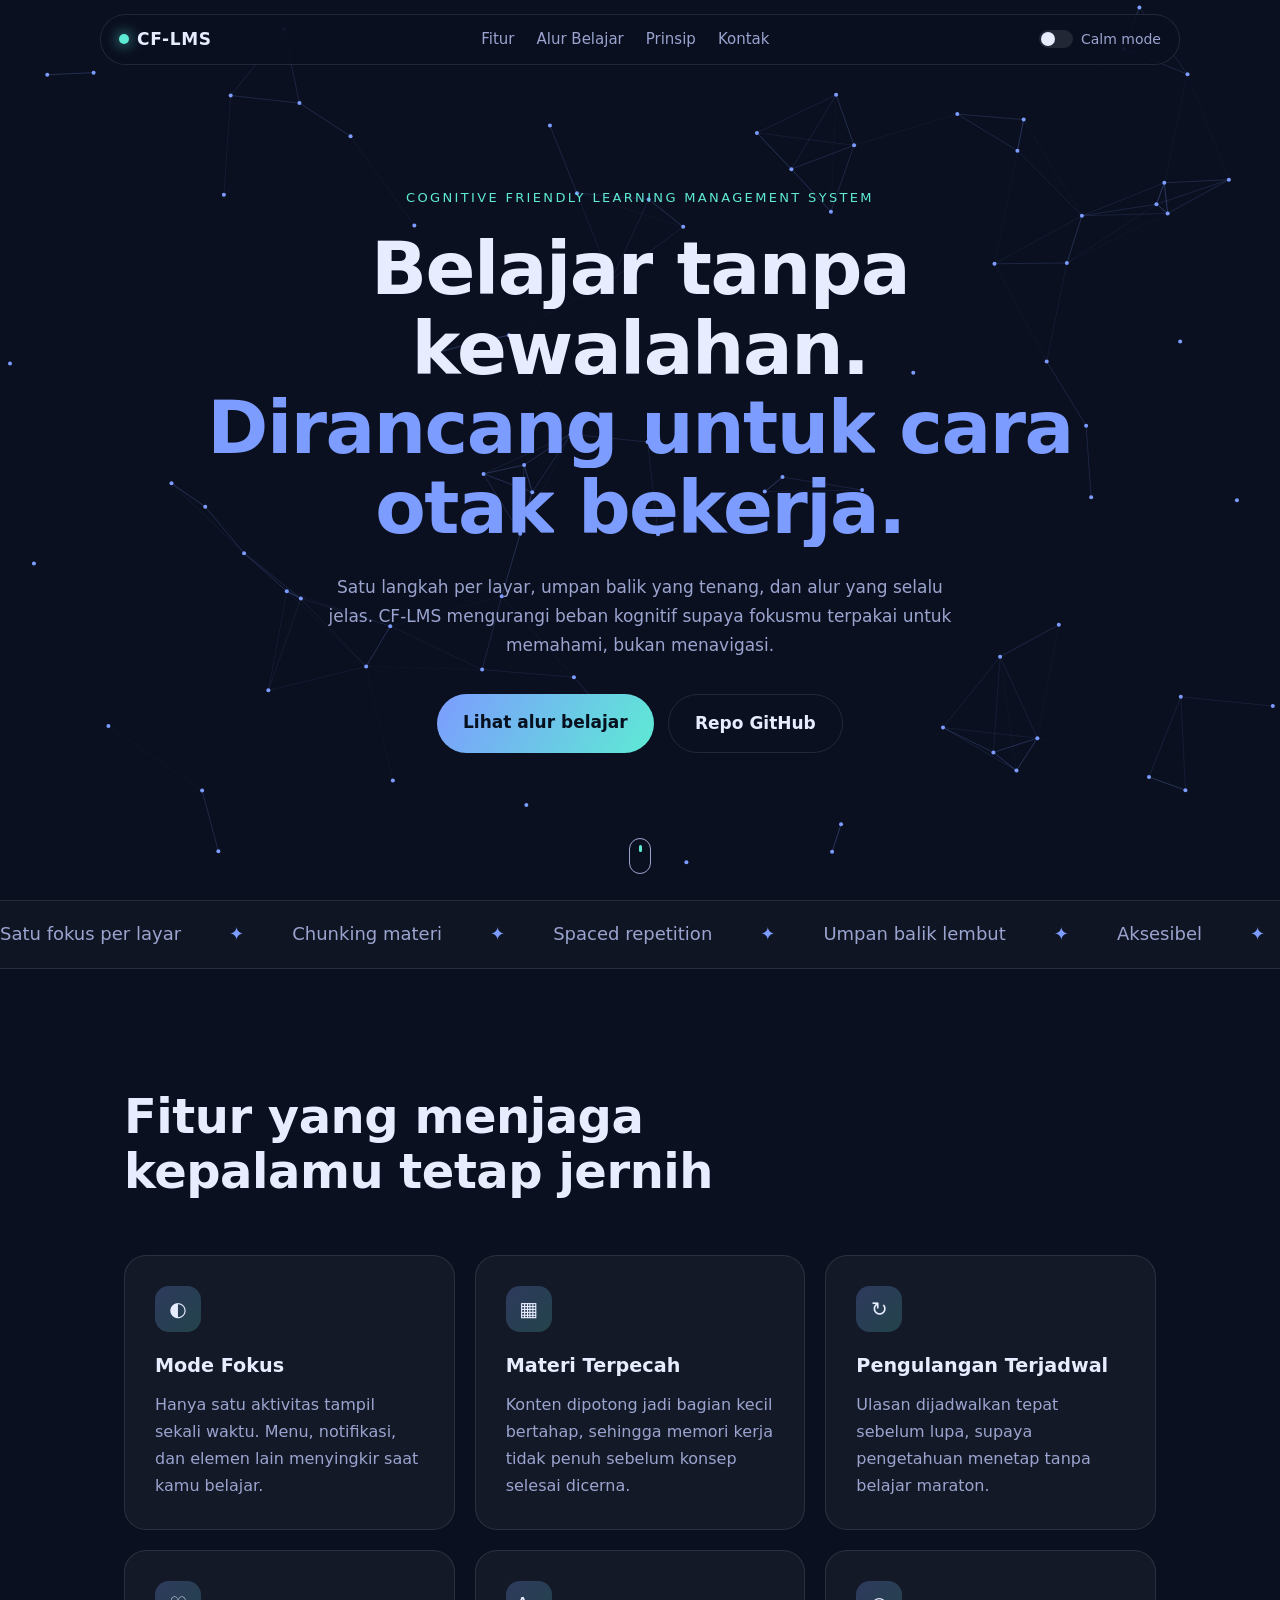
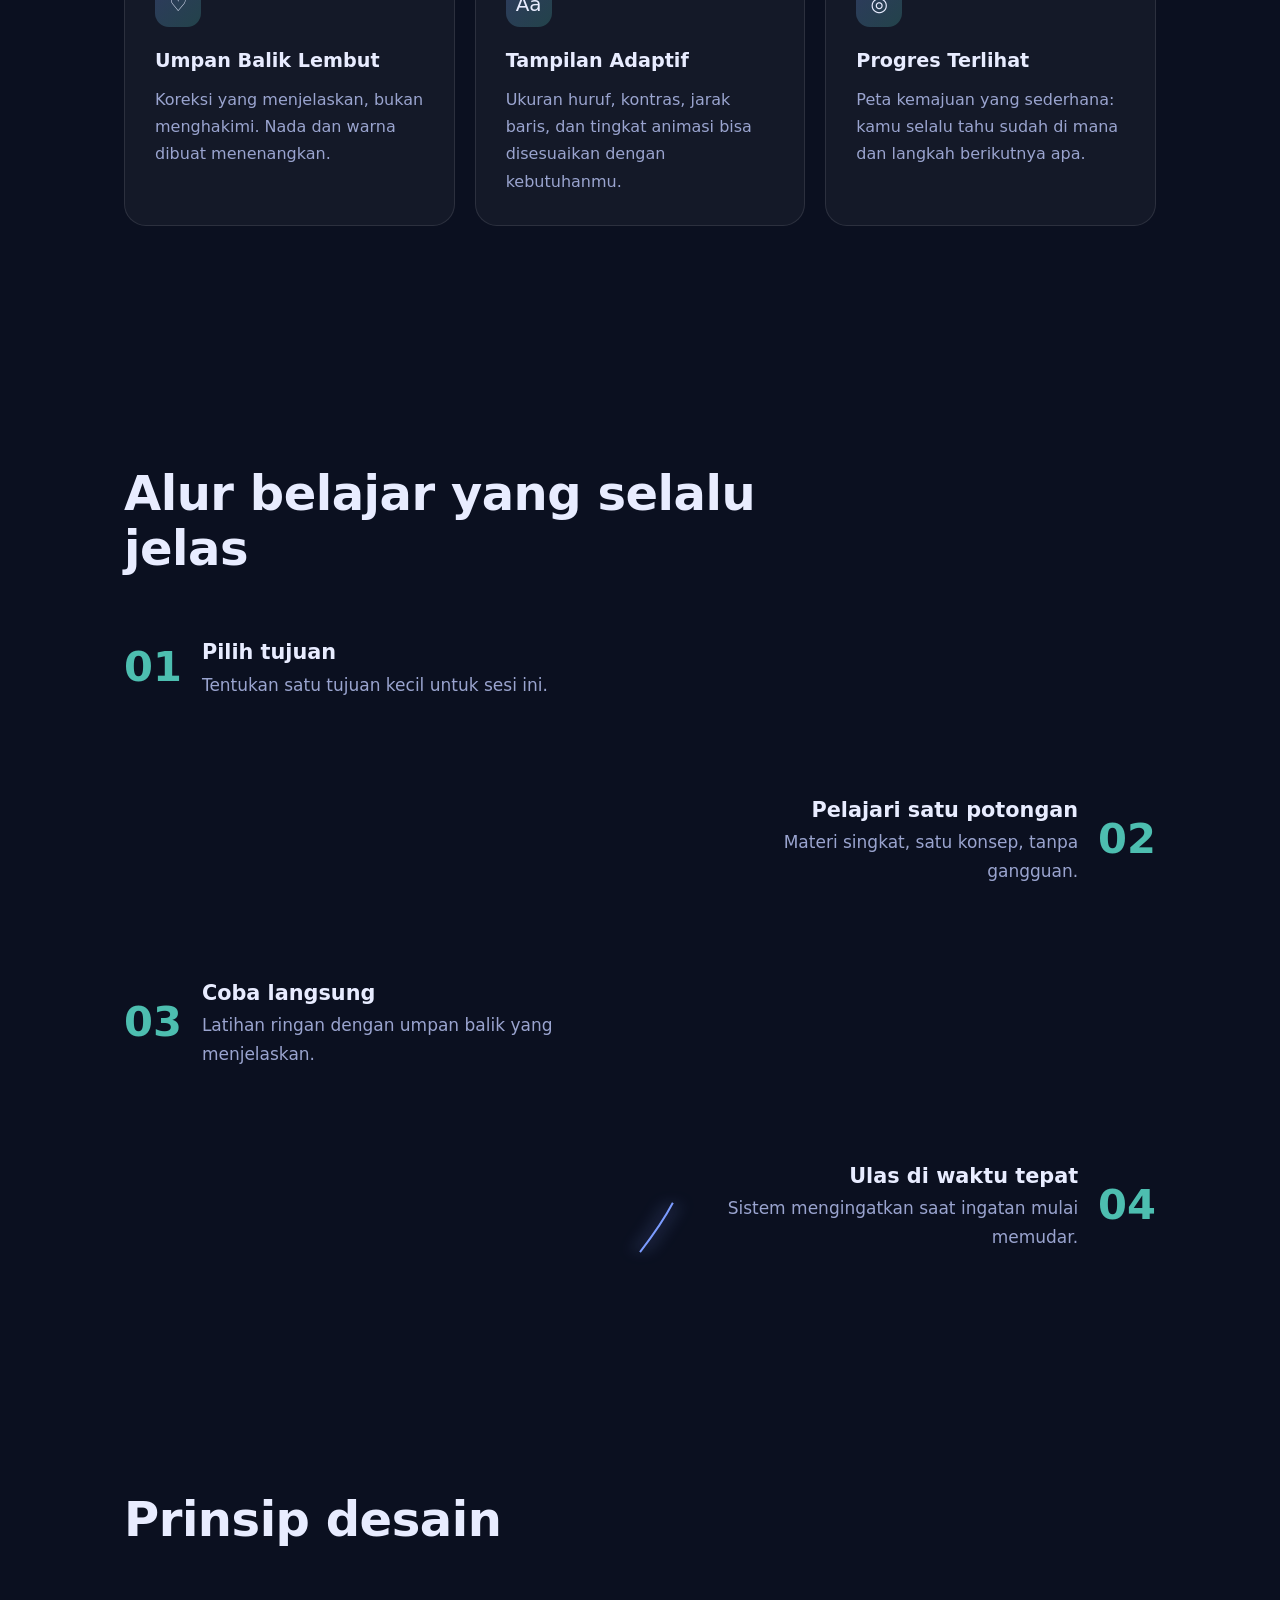
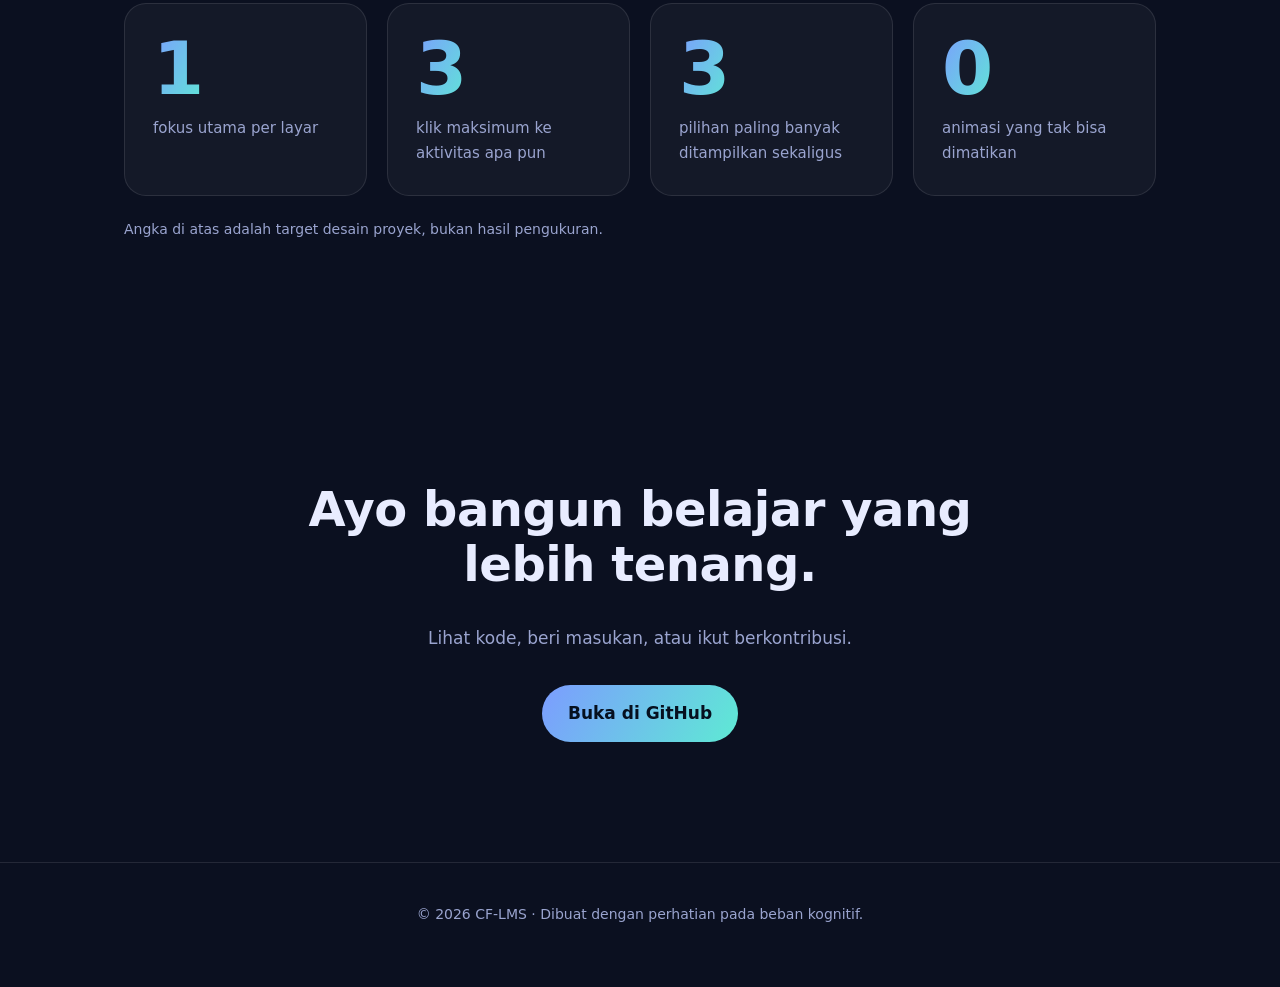
<file: index.html>
<!doctype html>
<html lang="id">
<head>
  <meta charset="utf-8">
  <meta name="viewport" content="width=device-width, initial-scale=1">
  <title>CF-LMS — Belajar yang Ramah Otak</title>
  <meta name="description" content="CF-LMS: Cognitive Friendly Learning Management System. Belajar tanpa overload, dengan alur yang jelas dan tenang.">
  <link rel="stylesheet" href="styles.css">
</head>
<body>
  <div class="progress" aria-hidden="true"><span id="progressBar"></span></div>
  <div class="cursor" id="cursor" aria-hidden="true"></div>

  <header class="nav">
    <a class="logo" href="#top" aria-label="CF-LMS beranda"><span class="logo-dot"></span>CF-LMS</a>
    <nav aria-label="Navigasi utama">
      <a href="#fitur">Fitur</a>
      <a href="#alur">Alur Belajar</a>
      <a href="#dampak">Prinsip</a>
      <a href="#kontak">Kontak</a>
    </nav>
    <button class="calm" id="calmToggle" aria-pressed="false" title="Kurangi animasi">
      <span class="calm-track"><span class="calm-knob"></span></span>
      <span>Calm mode</span>
    </button>
  </header>

  <main id="top">
    <section class="hero">
      <canvas id="net" aria-hidden="true"></canvas>
      <div class="hero-inner">
        <p class="eyebrow reveal">Cognitive Friendly Learning Management System</p>
        <h1 class="split" id="heroTitle">Belajar tanpa kewalahan.<br>Dirancang untuk cara otak bekerja.</h1>
        <p class="lead reveal">Satu langkah per layar, umpan balik yang tenang, dan alur yang selalu jelas. CF-LMS mengurangi beban kognitif supaya fokusmu terpakai untuk memahami, bukan menavigasi.</p>
        <div class="cta reveal">
          <a class="btn primary magnetic" href="#alur">Lihat alur belajar</a>
          <a class="btn ghost magnetic" href="https://github.com/nabil-vr/cf-lms">Repo GitHub</a>
        </div>
      </div>
      <div class="scroll-hint" aria-hidden="true"><span></span></div>
    </section>

    <div class="marquee" aria-hidden="true">
      <div class="marquee-track">
        <span>Satu fokus per layar</span><span>Chunking materi</span><span>Spaced repetition</span><span>Umpan balik lembut</span><span>Aksesibel</span><span>Bebas distraksi</span>
        <span>Satu fokus per layar</span><span>Chunking materi</span><span>Spaced repetition</span><span>Umpan balik lembut</span><span>Aksesibel</span><span>Bebas distraksi</span>
      </div>
    </div>

    <section class="section" id="fitur">
      <h2 class="reveal">Fitur yang menjaga kepalamu tetap jernih</h2>
      <div class="grid">
        <article class="card spot reveal">
          <div class="icon">◐</div>
          <h3>Mode Fokus</h3>
          <p>Hanya satu aktivitas tampil sekali waktu. Menu, notifikasi, dan elemen lain menyingkir saat kamu belajar.</p>
        </article>
        <article class="card spot reveal">
          <div class="icon">▦</div>
          <h3>Materi Terpecah</h3>
          <p>Konten dipotong jadi bagian kecil bertahap, sehingga memori kerja tidak penuh sebelum konsep selesai dicerna.</p>
        </article>
        <article class="card spot reveal">
          <div class="icon">↻</div>
          <h3>Pengulangan Terjadwal</h3>
          <p>Ulasan dijadwalkan tepat sebelum lupa, supaya pengetahuan menetap tanpa belajar maraton.</p>
        </article>
        <article class="card spot reveal">
          <div class="icon">♡</div>
          <h3>Umpan Balik Lembut</h3>
          <p>Koreksi yang menjelaskan, bukan menghakimi. Nada dan warna dibuat menenangkan.</p>
        </article>
        <article class="card spot reveal">
          <div class="icon">Aa</div>
          <h3>Tampilan Adaptif</h3>
          <p>Ukuran huruf, kontras, jarak baris, dan tingkat animasi bisa disesuaikan dengan kebutuhanmu.</p>
        </article>
        <article class="card spot reveal">
          <div class="icon">◎</div>
          <h3>Progres Terlihat</h3>
          <p>Peta kemajuan yang sederhana: kamu selalu tahu sudah di mana dan langkah berikutnya apa.</p>
        </article>
      </div>
    </section>

    <section class="section path" id="alur">
      <h2 class="reveal">Alur belajar yang selalu jelas</h2>
      <div class="path-wrap" id="pathWrap">
        <svg class="path-svg" viewBox="0 0 100 600" preserveAspectRatio="none" aria-hidden="true">
          <path id="pathLine" d="M50 0 C 10 80, 90 140, 50 200 S 10 320, 50 400 S 90 520, 50 600" />
        </svg>
        <ol class="steps">
          <li class="step reveal"><b>01</b><div><h3>Pilih tujuan</h3><p>Tentukan satu tujuan kecil untuk sesi ini.</p></div></li>
          <li class="step reveal right"><b>02</b><div><h3>Pelajari satu potongan</h3><p>Materi singkat, satu konsep, tanpa gangguan.</p></div></li>
          <li class="step reveal"><b>03</b><div><h3>Coba langsung</h3><p>Latihan ringan dengan umpan balik yang menjelaskan.</p></div></li>
          <li class="step reveal right"><b>04</b><div><h3>Ulas di waktu tepat</h3><p>Sistem mengingatkan saat ingatan mulai memudar.</p></div></li>
        </ol>
      </div>
    </section>

    <section class="section" id="dampak">
      <h2 class="reveal">Prinsip desain</h2>
      <div class="stats">
        <div class="stat reveal"><span class="num" data-to="1">0</span><p>fokus utama per layar</p></div>
        <div class="stat reveal"><span class="num" data-to="3">0</span><p>klik maksimum ke aktivitas apa pun</p></div>
        <div class="stat reveal"><span class="num" data-to="4">0</span><p>pilihan paling banyak ditampilkan sekaligus</p></div>
        <div class="stat reveal"><span class="num" data-to="0">0</span><p>animasi yang tak bisa dimatikan</p></div>
      </div>
      <p class="note reveal">Angka di atas adalah target desain proyek, bukan hasil pengukuran.</p>
    </section>

    <section class="section cta-end" id="kontak">
      <h2 class="reveal">Ayo bangun belajar yang lebih tenang.</h2>
      <p class="reveal">Lihat kode, beri masukan, atau ikut berkontribusi.</p>
      <a class="btn primary magnetic reveal" href="https://github.com/nabil-vr/cf-lms">Buka di GitHub</a>
    </section>
  </main>

  <footer class="footer">© <span id="year"></span> CF-LMS · Dibuat dengan perhatian pada beban kognitif.</footer>
  <script src="main.js"></script>
</body>
</html>
</file>
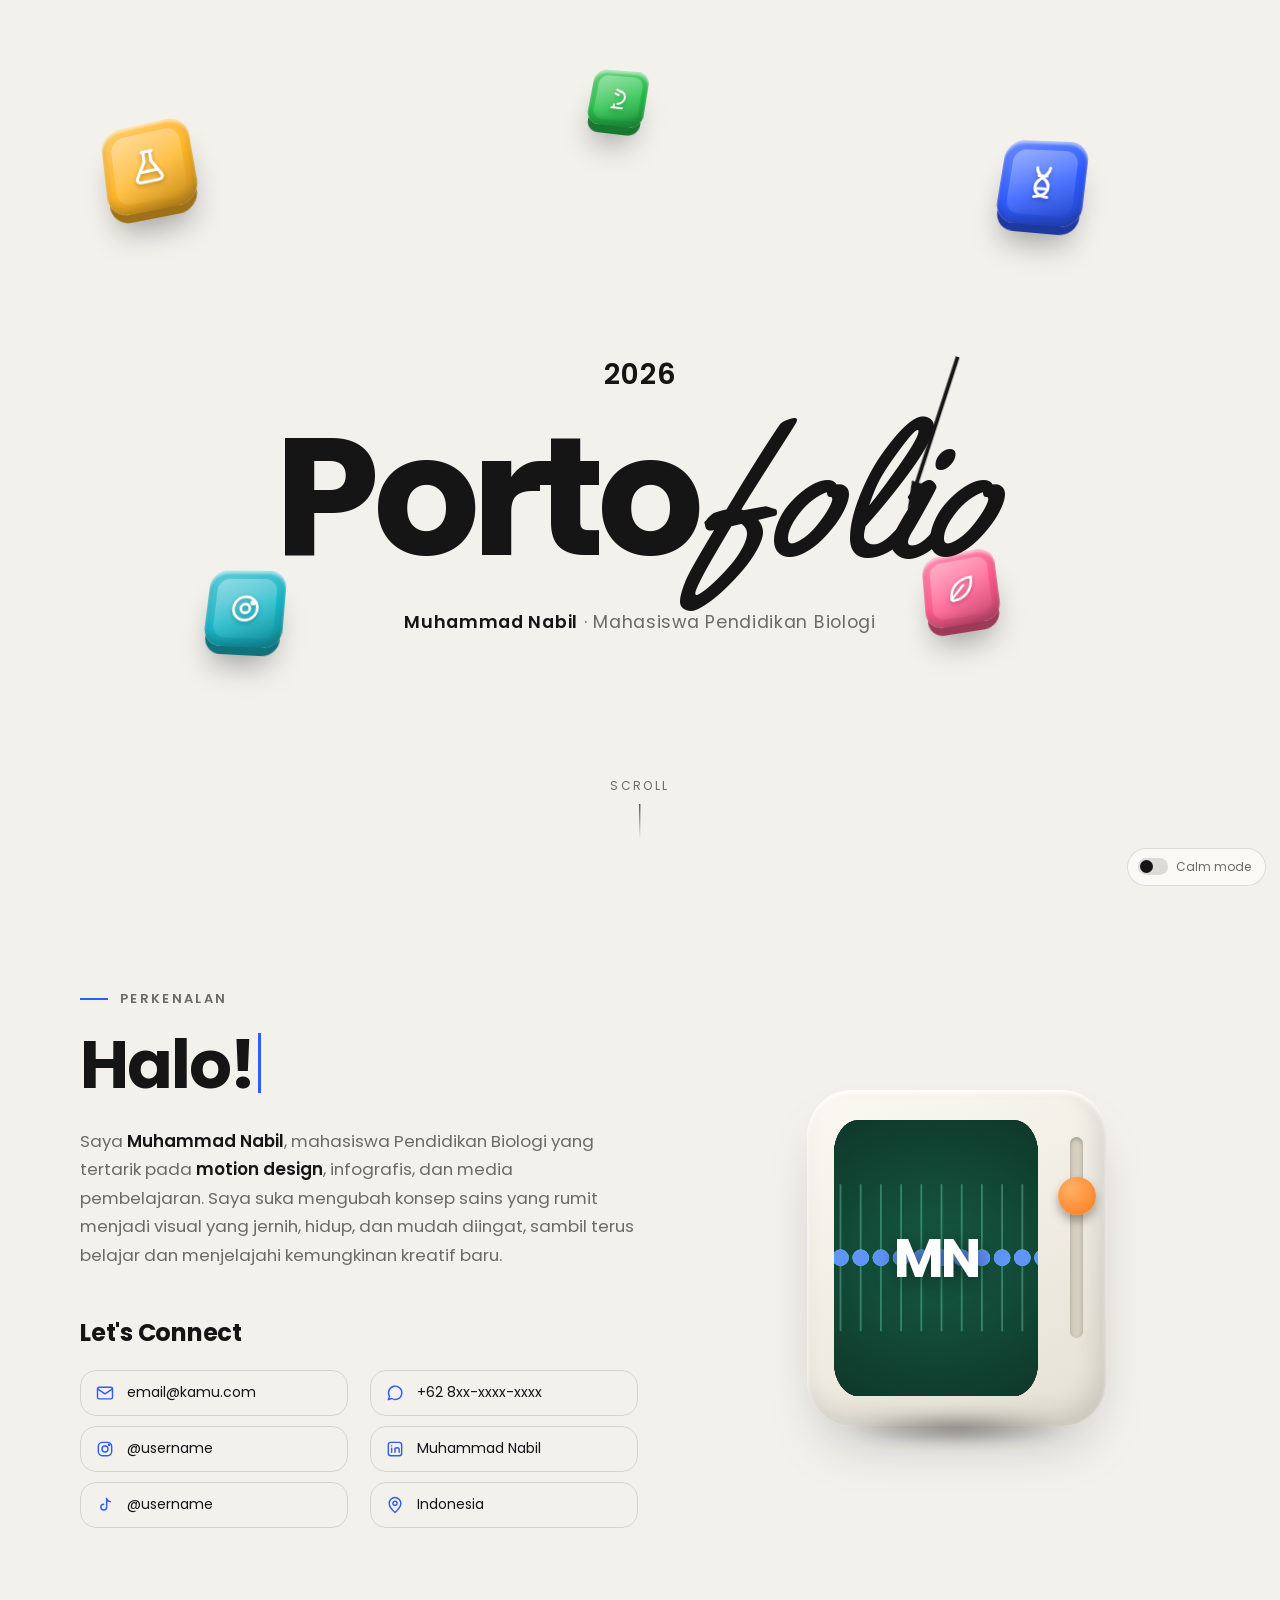
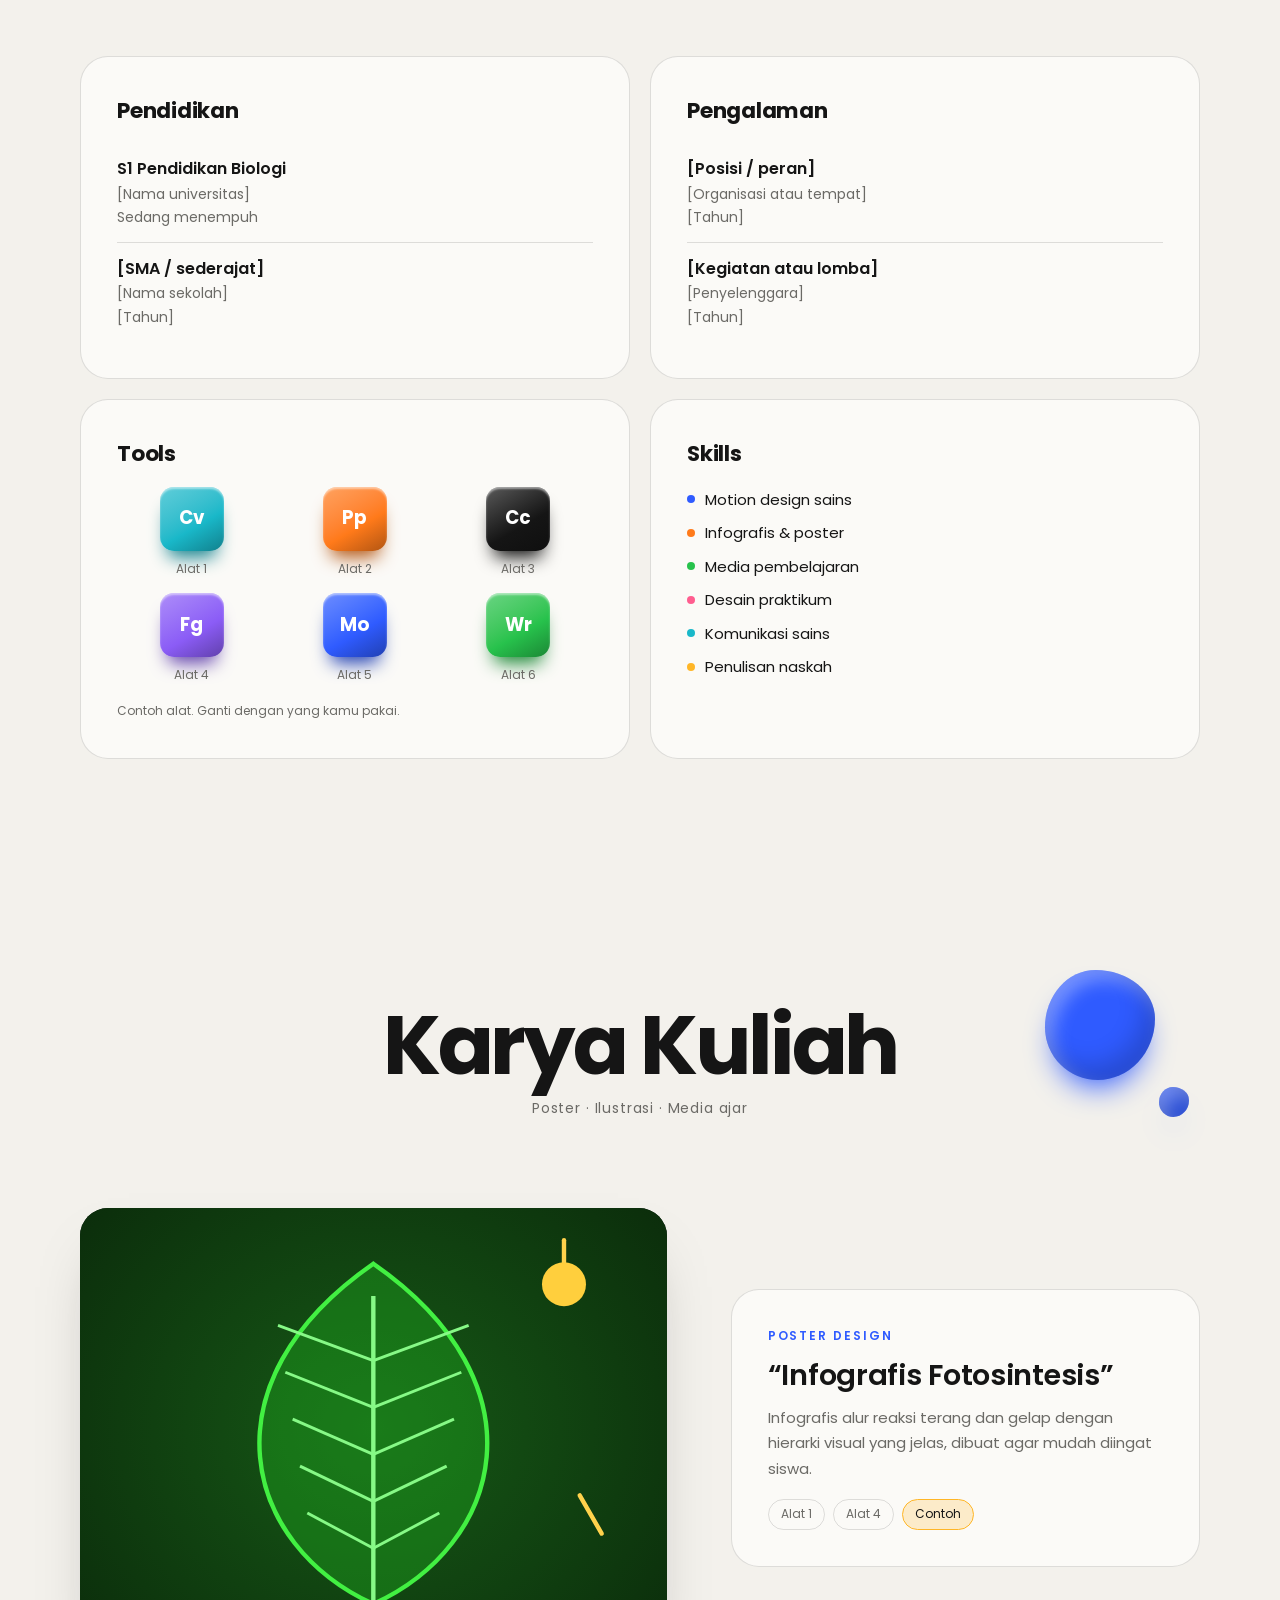
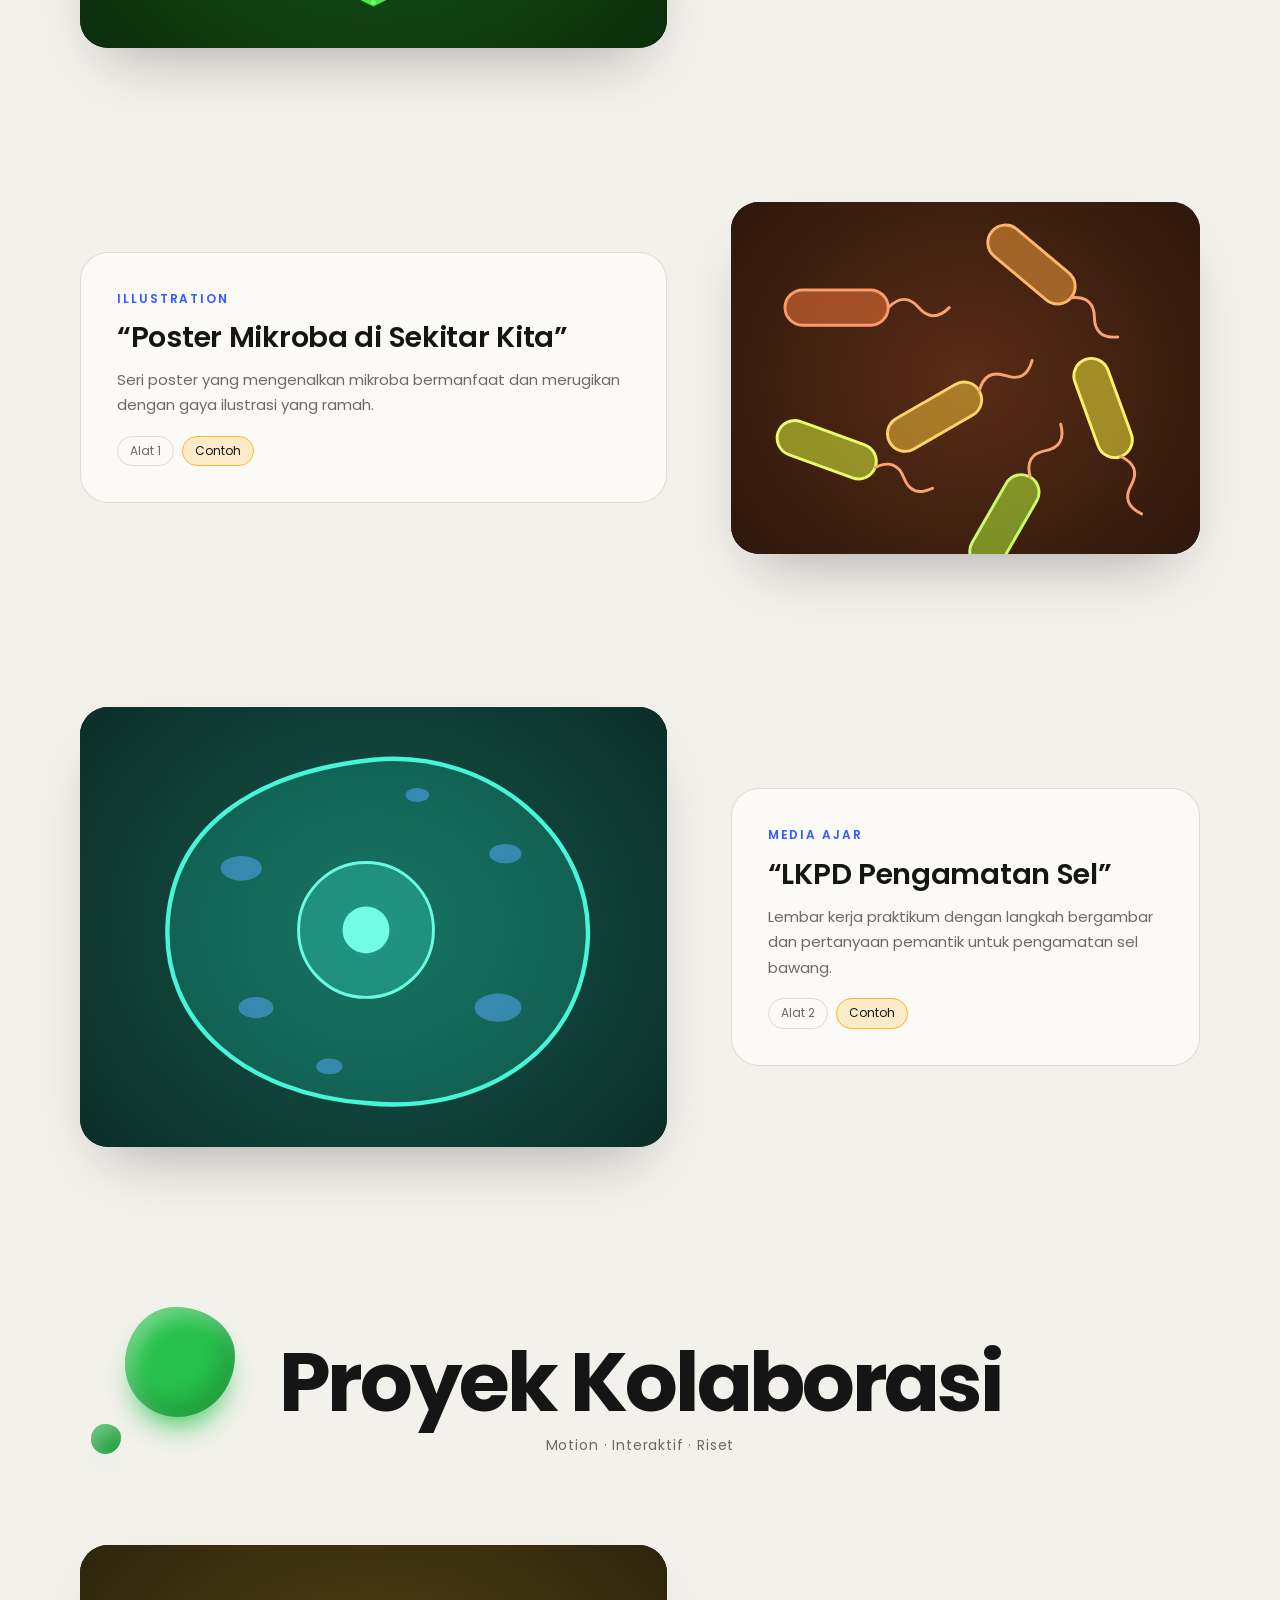
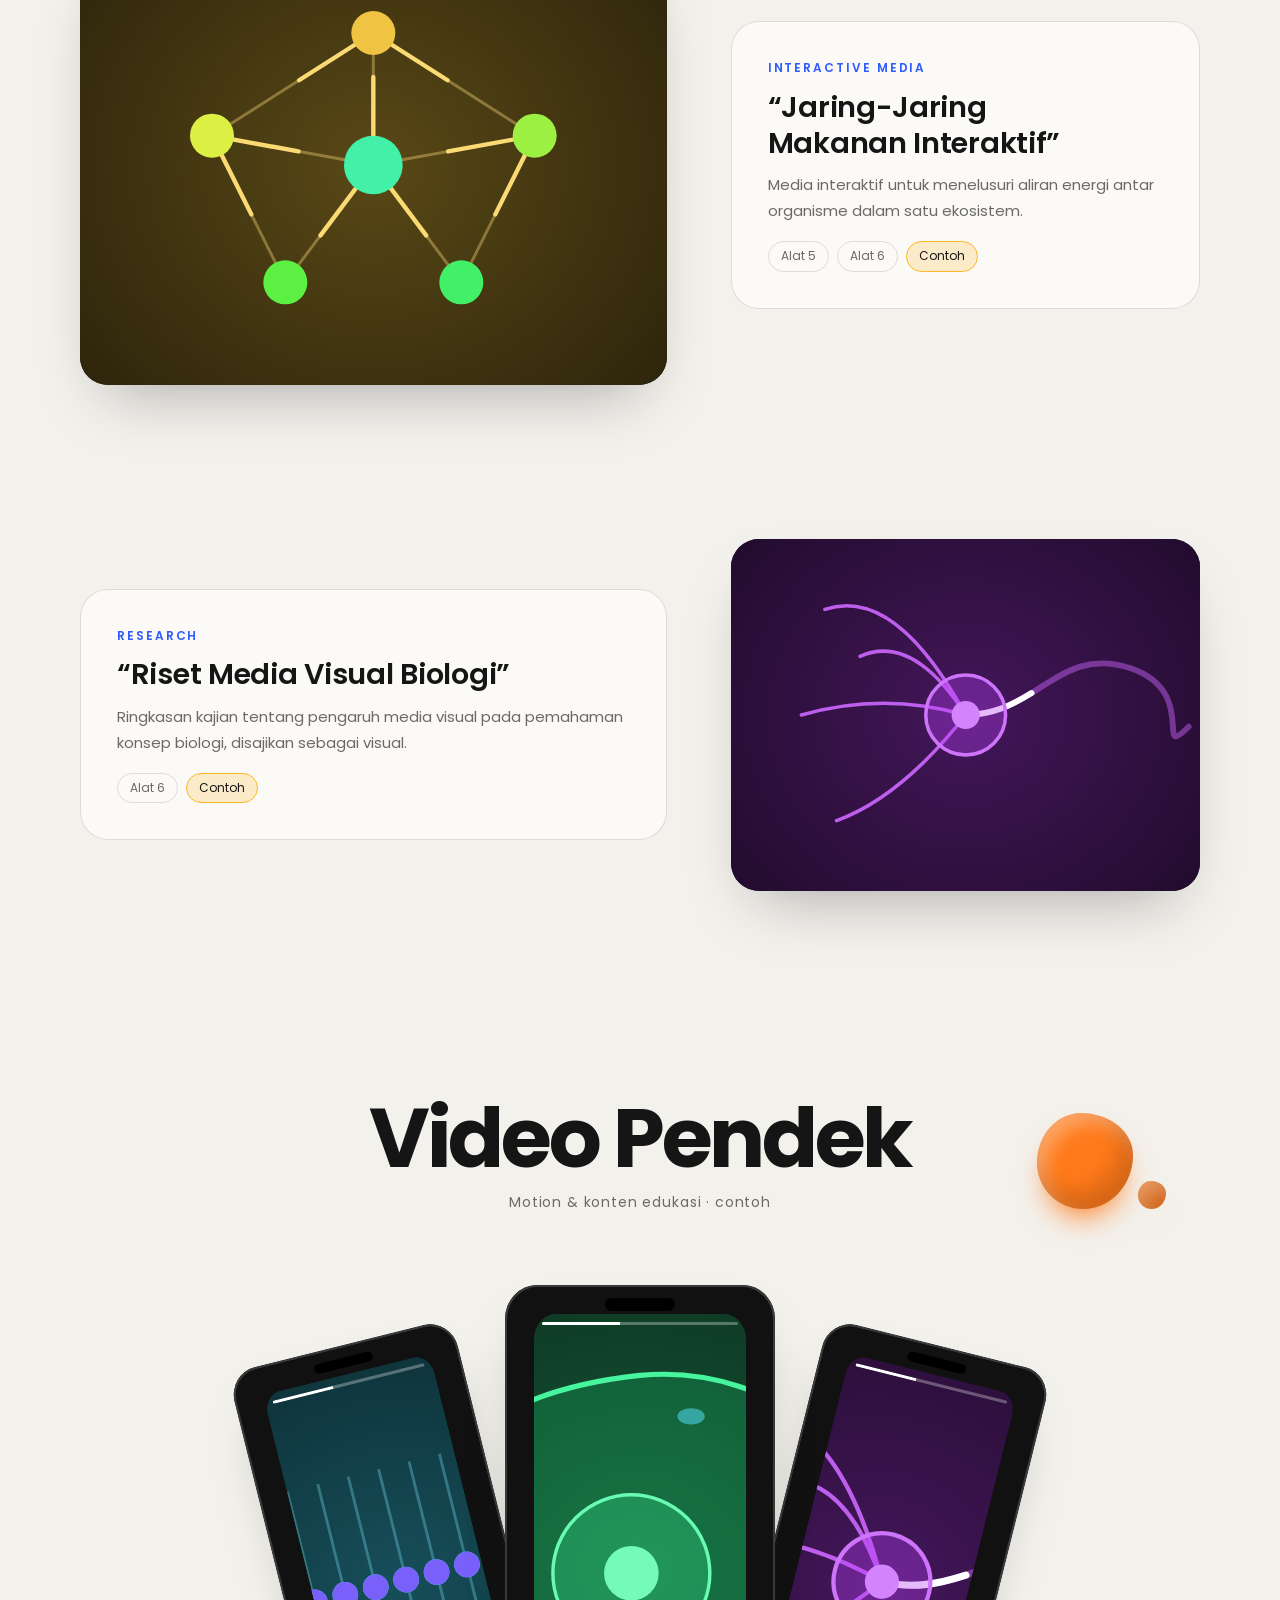
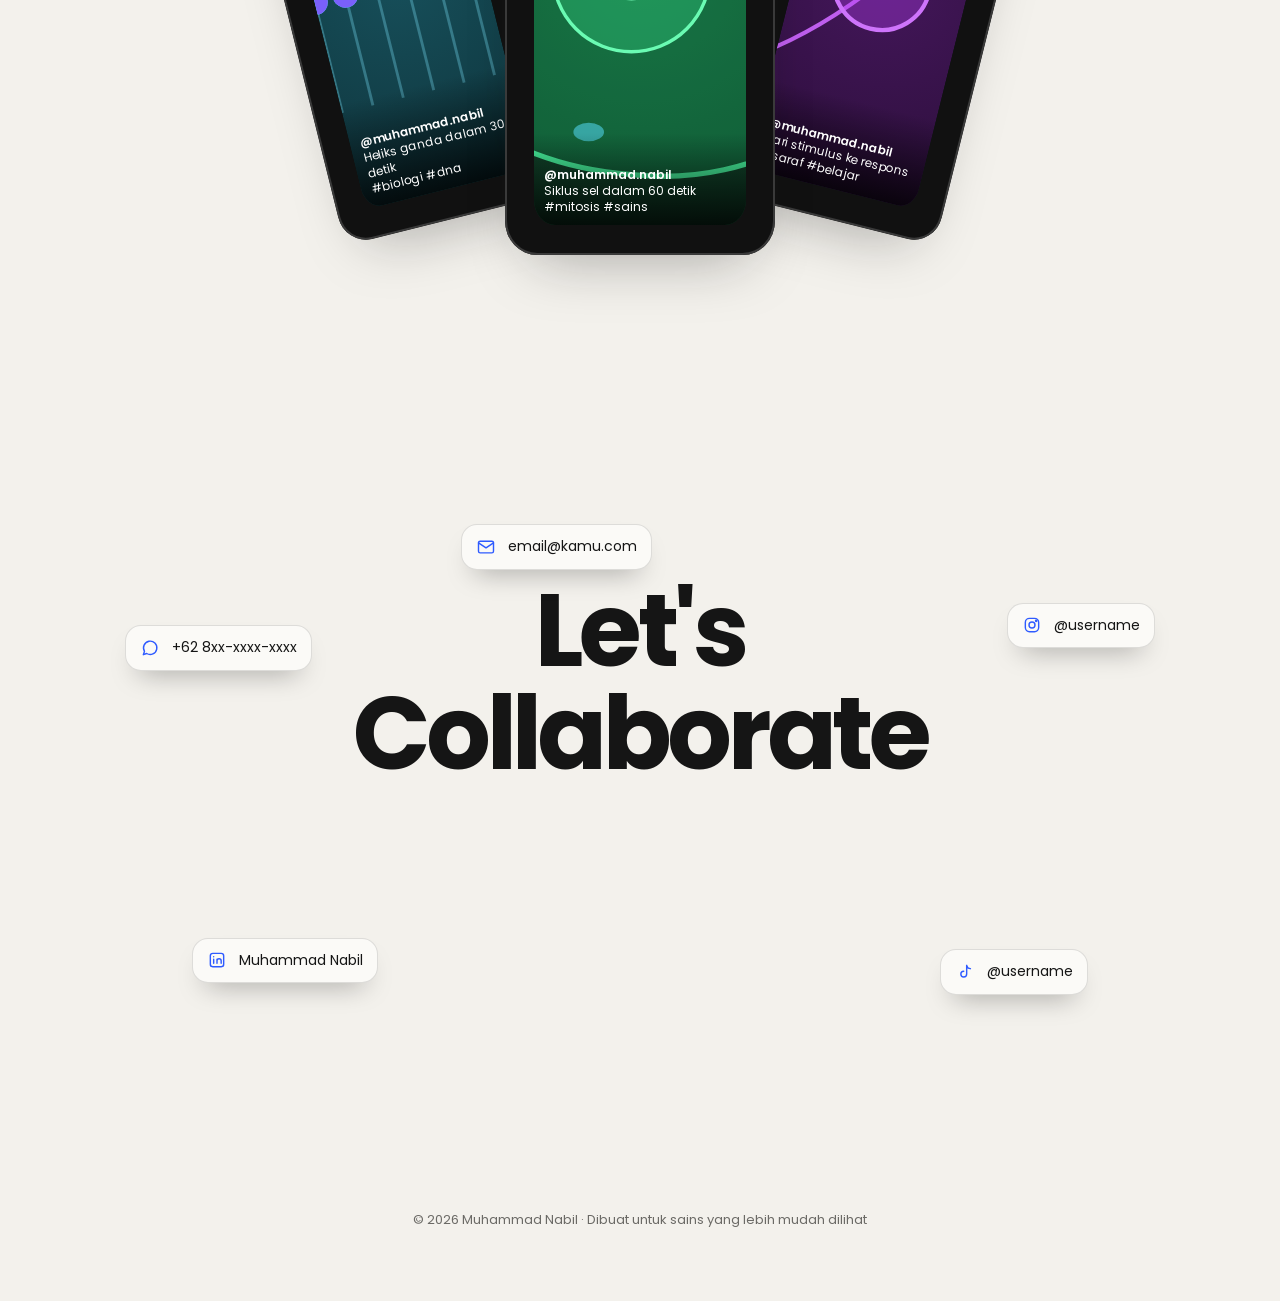
<file: portfolio/index.html>
<!doctype html>
<html lang="id">
<head>
<meta charset="utf-8">
<meta name="viewport" content="width=device-width, initial-scale=1">
<meta name="description" content="Portofolio Muhammad Nabil, mahasiswa Pendidikan Biologi: motion design, infografis, dan media pembelajaran sains.">
<style>[hidden]{display:none!important}img{max-width:100%}</style>
<title>Portofolio Muhammad Nabil</title>
<script>document.documentElement.classList.add('js')</script>
<link rel="preconnect" href="https://fonts.googleapis.com">
<link rel="preconnect" href="https://fonts.gstatic.com" crossorigin>
<link href="https://fonts.googleapis.com/css2?family=Poppins:wght@400;500;600;700&family=Yellowtail&display=swap" rel="stylesheet">
<style>
/* Layout: satu halaman vertikal ala proyek Behance. Intro bergerak, lalu slide demi slide: perkenalan, karya, video pendek, kolaborasi. */
:root{
  color-scheme:light;
  --bg:#f3f1ec; --surface:#fbfaf7; --fg:#151515; --muted:#6b6a66; --line:rgba(21,21,21,.13);
  --blue:#2f5bff; --orange:#ff7a1a; --green:#27c24c; --amber:#ffb627; --teal:#19b8c9; --pink:#ff5d8f;
  --shadow:0 30px 60px -28px rgba(21,21,21,.35);
  --sans:"Poppins",system-ui,-apple-system,"Segoe UI",Roboto,sans-serif;
  --script:"Yellowtail","Brush Script MT",cursive;
  --ease:cubic-bezier(.16,1,.3,1);
  --pop:cubic-bezier(.34,1.56,.64,1);
}
@media (prefers-color-scheme:dark){:root:not([data-theme="light"]){
  color-scheme:dark;
  --bg:#0e0f11; --surface:#17181b; --fg:#f3f1ec; --muted:#a09f9a; --line:rgba(243,241,236,.15);
  --shadow:0 30px 60px -28px rgba(0,0,0,.8);
}}
:root[data-theme="dark"]{
  color-scheme:dark;
  --bg:#0e0f11; --surface:#17181b; --fg:#f3f1ec; --muted:#a09f9a; --line:rgba(243,241,236,.15);
  --shadow:0 30px 60px -28px rgba(0,0,0,.8);
}
*{box-sizing:border-box}
html{scroll-behavior:smooth}
body{margin:0;background:var(--bg);color:var(--fg);font:400 16px/1.7 var(--sans);overflow-x:hidden;-webkit-font-smoothing:antialiased}
a{color:inherit;text-decoration:none}
button{font:inherit;color:inherit;background:none;border:0;cursor:pointer;padding:0}
svg{display:block}
:focus-visible{outline:2px solid var(--blue);outline-offset:3px;border-radius:8px}
.wrap{width:min(1120px,calc(100% - 40px));margin-inline:auto}
.sec{padding-block:clamp(72px,10vw,140px)}
h2,h3{text-wrap:balance}

/* ===== intro ===== */
.intro{position:relative;min-height:min(100svh,860px);display:grid;place-items:center;overflow:hidden;padding:80px 16px 60px}
.lockup{position:relative;text-align:center;font:700 clamp(3.2rem,15.5vw,10.5rem)/1 var(--sans);letter-spacing:-.045em;z-index:2}
.yr{display:block;font-size:.17em;letter-spacing:.02em;font-weight:600;margin-bottom:.35em}
.word{position:relative;display:inline-block;white-space:nowrap}
.porto span{display:inline-block}
.folio-wrap{position:relative;display:inline-block}
.folio{display:inline-block;font:400 1.12em/1 var(--script);letter-spacing:0;padding-inline:.04em}
.pen{position:absolute;width:.1em;height:.95em;left:0;top:0;pointer-events:none;color:var(--fg);transform-origin:50% 100%}
.pen svg{width:100%;height:100%;fill:currentColor;stroke:currentColor}
.who{margin:28px 0 0;font-size:clamp(.9rem,2.4vw,1.1rem);color:var(--muted);letter-spacing:.04em}
.who b{color:var(--fg);font-weight:600}
html.js .porto span{opacity:0;transform:translateY(-140%) rotate(-12deg)}
html.js .yr,html.js .who{opacity:0}
html.js .folio{clip-path:inset(-30% 100% -30% -16%)}
html.js .pen{opacity:0}
body.go .porto span{animation:drop .9s var(--pop) both;animation-delay:calc(var(--i)*70ms + 450ms)}
body.go .yr{animation:fadeDown .8s var(--ease) 1.1s both}
body.go .folio{animation:write 1.5s cubic-bezier(.5,0,.3,1) 1.3s both}
body.go .pen{animation:penmove 1.5s cubic-bezier(.5,0,.3,1) 1.3s both}
body.go .who{animation:fadeUp .9s var(--ease) 2.6s both}
@keyframes drop{from{opacity:0;transform:translateY(-140%) rotate(-12deg)}to{opacity:1;transform:none}}
@keyframes fadeDown{from{opacity:0;transform:translateY(-14px)}to{opacity:1;transform:none}}
@keyframes fadeUp{from{opacity:0;transform:translateY(14px)}to{opacity:1;transform:none}}
@keyframes write{to{clip-path:inset(-30% -6% -30% -16%)}}
@keyframes penmove{0%{left:-2%;top:12%;opacity:0;transform:rotate(26deg)}8%{opacity:1}88%{left:100%;top:6%;opacity:1;transform:rotate(26deg)}100%{left:66%;top:-26%;opacity:1;transform:rotate(18deg)}}

.key{position:absolute;z-index:1;left:var(--l);top:var(--t);width:var(--s,84px);height:var(--s,84px)}
html.js .key{opacity:0;transform:translate(var(--sx),var(--sy)) rotate(var(--sr)) scale(.3)}
body.go .key{opacity:1;transform:none;transition:transform 1.5s var(--pop) calc(var(--k)*120ms),opacity .5s calc(var(--k)*120ms)}
.key-par{width:100%;height:100%;transform:translate(calc(var(--px,0) * var(--d)*1px),calc(var(--py,0) * var(--d)*1px));transition:transform .25s ease-out}
.key-float{width:100%;height:100%;animation:bob 5s ease-in-out infinite alternate;animation-delay:calc(var(--k)*-.9s)}
@keyframes bob{from{transform:translateY(-8px) rotate(-4deg)}to{transform:translateY(10px) rotate(5deg)}}
.cap{position:relative;width:100%;height:100%;border-radius:24%;display:grid;place-items:center;color:#fff;
  background:linear-gradient(155deg,color-mix(in srgb,var(--c) 70%,#fff) 0%,var(--c) 55%,color-mix(in srgb,var(--c) 75%,#000) 100%);
  box-shadow:inset 0 3px 3px rgba(255,255,255,.55),inset 0 -6px 10px rgba(0,0,0,.18),0 10px 0 -2px color-mix(in srgb,var(--c) 62%,#000),0 26px 30px -10px rgba(0,0,0,.35);
  transform:perspective(500px) rotateX(18deg) rotateY(-14deg) rotateZ(var(--r,0deg))}
.cap::before{content:"";position:absolute;inset:11%;border-radius:20%;background:linear-gradient(160deg,rgba(255,255,255,.35),rgba(255,255,255,0));pointer-events:none}
.cap svg{width:46%;height:46%;fill:none;stroke:currentColor;stroke-width:1.8;stroke-linecap:round;stroke-linejoin:round;position:relative;filter:drop-shadow(0 2px 2px rgba(0,0,0,.25))}
.scroll-hint{position:absolute;bottom:22px;left:50%;transform:translateX(-50%);font-size:12px;letter-spacing:.2em;text-transform:uppercase;color:var(--muted);display:flex;flex-direction:column;align-items:center;gap:8px}
.scroll-hint i{width:1.5px;height:34px;background:linear-gradient(var(--fg),transparent);transform-origin:top;animation:sh 2s ease-in-out infinite}
@keyframes sh{0%{transform:scaleY(0)}50%{transform:scaleY(1)}100%{transform:scaleY(1);opacity:0}}

@media(max-width:600px){
  .key{--s:64px!important}
  .key:nth-child(1){--l:6%!important;--t:12%!important}
  .key:nth-child(2){--l:70%!important;--t:14%!important}
  .key:nth-child(3){--l:8%!important;--t:78%!important}
  .key:nth-child(4){--l:68%!important;--t:76%!important}
  .who{font-size:.8rem;line-height:1.5;margin-top:20px}
}

/* ===== shared ===== */
.rv{opacity:0;transform:translateY(36px);transition:opacity .9s var(--ease),transform .9s var(--ease);transition-delay:var(--dl,0ms)}
.rv.in{opacity:1;transform:none}
.eyebrow{display:flex;align-items:center;gap:12px;font-size:13px;font-weight:600;letter-spacing:.18em;text-transform:uppercase;color:var(--muted);margin:0 0 18px}
.eyebrow::before{content:"";width:28px;height:2px;background:var(--blue)}
.card{background:var(--surface);border:1px solid var(--line);border-radius:28px;padding:clamp(22px,3vw,36px)}

/* ===== hello ===== */
.hello{display:grid;grid-template-columns:1.15fr 1fr;gap:clamp(32px,6vw,90px);align-items:center}
.hello>*{min-width:0}
.type{font:700 clamp(2.4rem,6vw,4.2rem)/1.1 var(--sans);letter-spacing:-.03em;margin:0 0 18px;min-height:1.2em}
.caret{display:inline-block;width:3px;height:.9em;background:var(--blue);margin-left:4px;vertical-align:-.08em;animation:blink 1s steps(1) infinite}
@keyframes blink{50%{opacity:0}}
.bio{max-width:52ch;color:var(--muted);font-size:1.05rem;margin:0}
.bio b{color:var(--fg);font-weight:600}
.connect{margin-top:44px}
.connect h3{font-size:1.5rem;margin:0 0 16px;letter-spacing:-.01em}
.clist{display:grid;grid-template-columns:repeat(2,minmax(0,1fr));gap:10px 22px;list-style:none;padding:0;margin:0}
.chipc{display:flex;align-items:center;gap:12px;width:100%;min-width:0;padding:10px 14px;border:1px solid var(--line);border-radius:16px;text-align:left;font-size:14px;transition:transform .35s var(--ease),border-color .3s,background .3s}
.chipc:hover{transform:translateY(-3px);border-color:var(--blue);background:var(--surface)}
.chipc svg{flex:none;width:20px;height:20px;fill:none;stroke:var(--blue);stroke-width:1.7;stroke-linecap:round;stroke-linejoin:round}
.chipc span{overflow:hidden;text-overflow:ellipsis;white-space:nowrap;min-width:0}

.stage{position:relative;display:grid;place-items:center;min-height:380px;perspective:1100px}
.device{position:relative;width:min(300px,78vw);aspect-ratio:1/1.12;border-radius:15% / 14%;background:linear-gradient(150deg,#fbf9f3,#e5e0d4);box-shadow:inset 0 3px 5px #fff,inset -8px -12px 24px rgba(0,0,0,.12),var(--shadow);transform:rotateX(calc(var(--ry,0)*1deg)) rotateY(calc(var(--rx,0)*1deg));transition:transform .2s ease-out;transform-style:preserve-3d;color:#151515}
.device-in{position:absolute;inset:0;animation:hover 6s ease-in-out infinite alternate}
@keyframes hover{from{transform:translateY(-10px) rotate(-2deg)}to{transform:translateY(10px) rotate(2deg)}}
.screen{position:absolute;left:9%;top:9%;width:68%;height:82%;border-radius:12%;overflow:hidden;background:#0c1a15;box-shadow:inset 0 0 0 5px #151515,inset 0 0 30px rgba(0,0,0,.6);display:grid;place-items:center}
.screen svg.bgart{position:absolute;inset:0;width:100%;height:100%}
.screen img{position:absolute;inset:0;width:100%;height:100%;object-fit:cover}
.screen .ini{position:relative;font:700 3.4rem/1 var(--sans);color:#fff;letter-spacing:-.04em;text-shadow:0 4px 20px rgba(0,0,0,.5)}
.slot{position:absolute;right:8%;top:14%;width:4.5%;height:60%;border-radius:99px;background:#d6d0c2;box-shadow:inset 0 2px 4px rgba(0,0,0,.25)}
.slot::after{content:"";position:absolute;left:-90%;width:280%;aspect-ratio:1;border-radius:50%;top:var(--kn,20%);background:radial-gradient(circle at 35% 30%,#ffb066,var(--orange));box-shadow:0 6px 10px rgba(0,0,0,.3);animation:knob 4s ease-in-out infinite alternate}
@keyframes knob{from{top:6%}to{top:70%}}
.shadow{position:absolute;bottom:-6%;left:14%;right:14%;height:10%;border-radius:50%;background:radial-gradient(rgba(0,0,0,.35),transparent 70%);filter:blur(6px);animation:sh2 6s ease-in-out infinite alternate}
@keyframes sh2{from{transform:scale(1.05)}to{transform:scale(.8);opacity:.6}}
@media(max-width:860px){.hello{grid-template-columns:1fr}.stage{min-height:320px}}
@media(max-width:480px){.clist{grid-template-columns:1fr}}

/* ===== profile ===== */
.profile{display:grid;grid-template-columns:1fr 1fr;gap:20px}
.profile>*{min-width:0}
.card h3{font-size:1.35rem;margin:0 0 14px;letter-spacing:-.01em}
.row{padding:12px 0;border-top:1px solid var(--line)}
.row:first-of-type{border-top:0}
.row b{display:block;font-weight:600}
.row span{display:block;font-size:14px;color:var(--muted)}
.tools{display:grid;grid-template-columns:repeat(3,minmax(0,1fr));gap:14px}
.tool{display:grid;justify-items:center;gap:8px;font-size:12px;color:var(--muted);text-align:center}
.tile{width:min(64px,100%);aspect-ratio:1;border-radius:22%;display:grid;place-items:center;color:#fff;font:700 1.15rem/1 var(--sans);background:linear-gradient(150deg,color-mix(in srgb,var(--c) 70%,#fff),var(--c) 60%,color-mix(in srgb,var(--c) 70%,#000));box-shadow:inset 0 2px 2px rgba(255,255,255,.5),0 14px 18px -8px color-mix(in srgb,var(--c) 70%,#000);transition:transform .45s var(--pop)}
.tool:hover .tile{transform:translateY(-8px) rotate(-6deg) scale(1.08)}
.skills{list-style:none;padding:0;margin:0;display:grid;gap:8px}
.skills li{display:flex;align-items:center;gap:10px;font-size:15px}
.skills li::before{content:"";width:8px;height:8px;border-radius:50%;background:var(--c,var(--blue))}
.fine{font-size:12px;color:var(--muted);margin:16px 0 0}
@media(max-width:760px){.profile{grid-template-columns:1fr}}

/* ===== work ===== */
.gtitle{position:relative;text-align:center;padding-block:clamp(60px,9vw,120px) 10px}
.gtitle h2{display:inline-block;position:relative;margin:0;font:700 clamp(2.2rem,8vw,5.2rem)/1.05 var(--sans);letter-spacing:-.04em}
.gtitle .sub{display:block;margin-top:8px;font-size:14px;color:var(--muted);letter-spacing:.06em}
.blob{position:absolute;background:var(--c);width:var(--w);aspect-ratio:1;border-radius:46% 54% 52% 48% / 52% 44% 56% 48%;animation:morph 7s ease-in-out infinite alternate,drift 9s ease-in-out infinite alternate;box-shadow:inset -10px -14px 24px rgba(0,0,0,.18),inset 8px 10px 18px rgba(255,255,255,.35),0 18px 30px -12px var(--c)}
@keyframes morph{50%{border-radius:56% 44% 40% 60% / 44% 58% 42% 56%}100%{border-radius:42% 58% 60% 40% / 58% 40% 60% 42%}}
@keyframes drift{to{transform:translate(14px,-18px) rotate(14deg)}}
.slide{display:grid;grid-template-columns:1.25fr 1fr;gap:clamp(24px,5vw,72px);align-items:center;padding-block:clamp(36px,6vw,80px)}
.slide>*{min-width:0}
.slide.flip .frame{order:2}
.frame{--py:0px;transform:translateY(var(--py));will-change:transform}
.tilt{border-radius:28px;overflow:hidden;box-shadow:var(--shadow);transform:perspective(1000px) rotateX(calc(var(--ty,0)*1deg)) rotateY(calc(var(--tx,0)*1deg));transition:transform .25s ease-out;position:relative;aspect-ratio:4/3;background:#0b1512}
.tilt svg{width:100%;height:100%}
.tilt::after{content:"";position:absolute;inset:0;background:linear-gradient(115deg,transparent 35%,rgba(255,255,255,.18) 50%,transparent 65%);transform:translateX(-120%);transition:transform 1s var(--ease)}
.tilt:hover::after{transform:translateX(120%)}
.pcard h3{font:600 clamp(1.3rem,3vw,1.8rem)/1.25 var(--sans);letter-spacing:-.01em;margin:0 0 12px}
.pcard h3::before{content:"\201C"}.pcard h3::after{content:"\201D"}
.pcard .kind{font-size:12px;letter-spacing:.16em;text-transform:uppercase;color:var(--blue);font-weight:600;margin:0 0 10px}
.pcard p{color:var(--muted);margin:0 0 18px;font-size:15px}
.badges{display:flex;gap:8px;flex-wrap:wrap}
.badges span{padding:4px 12px;border-radius:99px;border:1px solid var(--line);font-size:12px;color:var(--muted)}
.badges .ex{border-color:var(--amber);color:var(--fg);background:color-mix(in srgb,var(--amber) 22%,transparent)}
@media(max-width:820px){.slide{grid-template-columns:1fr}.slide.flip .frame{order:0}}

/* ===== reels ===== */
.phones{--q:0;position:relative;display:flex;justify-content:center;align-items:flex-end;gap:clamp(10px,3vw,40px);padding-block:30px 10px}
.ph{width:min(230px,28vw);aspect-ratio:9/19;border-radius:12% / 6%;background:#111;padding:2.6%;box-shadow:inset 0 0 0 2px #3a3a3a,var(--shadow);position:relative;flex:none}
.ph.mid{width:min(270px,32vw);z-index:2}
.ph.l{transform:translateX(calc((1 - var(--q))*46px)) rotate(calc(-4deg - (1 - var(--q))*10deg))}
.ph.r{transform:translateX(calc((1 - var(--q))*-46px)) rotate(calc(4deg + (1 - var(--q))*10deg))}
.ph.mid{transform:translateY(calc((1 - var(--q))*30px))}
.ph .scr{position:relative;width:100%;height:100%;border-radius:10% / 5%;overflow:hidden;background:#0b1512}
.ph .scr svg{position:absolute;inset:0;width:100%;height:100%}
.ph .scr svg.bgs{height:100%}
.ph .ui{position:absolute;left:0;right:0;bottom:0;padding:34px 10px 10px;background:linear-gradient(transparent,rgba(0,0,0,.78));color:#fff;font-size:clamp(8px,1.4vw,12px);line-height:1.35}
.ph .ui b{display:block;font-weight:600}
.ph .prog{position:absolute;left:8px;right:8px;top:8px;height:3px;border-radius:3px;background:rgba(255,255,255,.3);overflow:hidden}
.ph .prog i{display:block;height:100%;width:40%;background:#fff;animation:prog 6s linear infinite;animation-delay:var(--d,0s)}
@keyframes prog{from{width:0}to{width:100%}}
.notch{position:absolute;top:2.4%;left:50%;width:26%;height:2.2%;transform:translateX(-50%);background:#000;border-radius:99px;z-index:3}

/* ===== collaborate ===== */
.collab{position:relative;min-height:560px;display:grid;place-items:center;text-align:center}
.collab h2{margin:0;font:700 clamp(2.4rem,9vw,6.4rem)/1 var(--sans);letter-spacing:-.045em;position:relative;z-index:1}
.orb{position:absolute;z-index:2;animation:fl 6s ease-in-out infinite alternate;animation-delay:var(--d,0s)}
@keyframes fl{from{transform:translate(-8px,-10px)}to{transform:translate(10px,12px)}}
.orb .chipc{width:auto;max-width:260px;background:var(--surface);box-shadow:0 14px 28px -14px rgba(0,0,0,.4)}
.o1{left:34%;top:6%}.o2{left:4%;top:24%}.o3{right:4%;top:20%}.o4{left:10%;bottom:12%}.o5{right:10%;bottom:10%}
@media(max-width:820px){.collab{min-height:0;gap:26px;padding-block:20px}.orbs{display:flex;flex-wrap:wrap;gap:10px;justify-content:center}.orb{position:static;animation:none}}
.foot{padding:30px 0 70px;text-align:center;color:var(--muted);font-size:13px}

/* ===== controls ===== */
.calm{position:fixed;right:max(14px,env(safe-area-inset-right,0px));bottom:calc(14px + env(safe-area-inset-bottom,0px));z-index:30;display:flex;align-items:center;gap:8px;padding:8px 14px 8px 10px;border:1px solid var(--line);border-radius:99px;background:color-mix(in srgb,var(--surface) 88%,transparent);backdrop-filter:blur(10px);font-size:12px;color:var(--muted)}
.calm .trk{width:30px;height:17px;border-radius:99px;background:var(--line);position:relative;transition:background .25s}
.calm .knb{position:absolute;top:2px;left:2px;width:13px;height:13px;border-radius:50%;background:var(--fg);transition:transform .3s var(--ease)}
.calm[aria-pressed=true] .trk{background:var(--blue)}
.calm[aria-pressed=true] .knb{transform:translateX(13px);background:#fff}
.prog-top{position:fixed;top:0;left:0;right:0;height:3px;z-index:40}
.prog-top span{display:block;height:100%;width:0;background:linear-gradient(90deg,var(--blue),var(--orange),var(--green))}
.toast{position:fixed;left:50%;bottom:calc(70px + env(safe-area-inset-bottom,0px));transform:translate(-50%,30px);opacity:0;background:var(--fg);color:var(--bg);padding:10px 20px;border-radius:99px;font-weight:500;font-size:14px;z-index:50;transition:all .5s var(--ease);pointer-events:none}
.toast.on{opacity:1;transform:translate(-50%,0)}

/* ===== art animations ===== */
svg.art *{transform-box:fill-box;transform-origin:center}
.fl2{animation:fl2 6s ease-in-out infinite alternate;animation-delay:var(--d,0s)}
@keyframes fl2{to{transform:translate(var(--x,6px),var(--y,-10px))}}
.pl{animation:pl 3.2s ease-in-out infinite;animation-delay:var(--d,0s)}
@keyframes pl{50%{transform:scale(1.18)}}
.wv{animation:wv 2.6s ease-in-out infinite alternate;animation-delay:var(--d,0s)}
@keyframes wv{from{transform:translateY(-34px)}to{transform:translateY(34px)}}
.wv2{animation:wv 2.6s ease-in-out infinite alternate-reverse;animation-delay:var(--d,0s)}
.rg{animation:rg 2.6s ease-in-out infinite alternate;animation-delay:var(--d,0s)}
@keyframes rg{from{transform:scaleY(.15)}to{transform:scaleY(1)}}
.rot{animation:spin 26s linear infinite}
@keyframes spin{to{transform:rotate(360deg)}}
.dash{stroke-dasharray:60 340;animation:dash 3.4s linear infinite;animation-delay:var(--d,0s)}
@keyframes dash{to{stroke-dashoffset:-400}}
.draw{stroke-dasharray:200;animation:draw 4s ease-in-out infinite alternate;animation-delay:var(--d,0s)}
@keyframes draw{from{stroke-dashoffset:200}to{stroke-dashoffset:0}}
.wig{animation:wig 3s ease-in-out infinite alternate;animation-delay:var(--d,0s)}
@keyframes wig{from{transform:rotate(-14deg) translateY(-6px)}to{transform:rotate(14deg) translateY(6px)}}

/* ===== calm / reduced motion ===== */
.calm-on *,.calm-on *::before,.calm-on *::after{animation:none!important}
.calm-on .rv{opacity:1;transform:none;transition:none}
.calm-on .porto span,.calm-on .yr,.calm-on .who,.calm-on .pen{opacity:1;transform:none}
.calm-on .pen{display:none}
.calm-on .folio{clip-path:none}
.calm-on .key{opacity:1;transform:none;transition:none}
.calm-on .tilt::after{display:none}
@media(prefers-reduced-motion:reduce){
  html{scroll-behavior:auto}
  *,*::before,*::after{animation:none!important}
  .rv{opacity:1;transform:none;transition:none}
  .porto span,.yr,.who{opacity:1!important;transform:none!important}
  .folio{clip-path:none!important}
  .pen{display:none}
  .key{opacity:1!important;transform:none!important;transition:none}
}
</style>
</head>
<body>
<div class="prog-top" aria-hidden="true"><span id="bar"></span></div>

<header class="intro" id="top">
  <div id="keys" aria-hidden="true"></div>
  <h1 class="lockup" aria-label="Portofolio 2026 Muhammad Nabil">
    <span class="yr" aria-hidden="true">2026</span>
    <span class="word" aria-hidden="true"><span class="porto" id="porto">Porto</span><span class="folio-wrap"><span class="folio">folio</span><span class="pen"><svg viewBox="0 0 12 140"><path d="M6 0V116" stroke-width="3.4" fill="none" stroke-linecap="round"/><path d="M2 116h8L6 140z"/></svg></span></span></span>
    <span class="who" style="display:block;font-weight:400"><b>Muhammad Nabil</b> · Mahasiswa Pendidikan Biologi</span>
  </h1>
  <div class="scroll-hint" aria-hidden="true">Scroll<i></i></div>
</header>

<main>
  <section class="sec" id="halo">
    <div class="wrap hello">
      <div>
        <p class="eyebrow rv">Perkenalan</p>
        <h2 class="type" id="typed" aria-label="Halo!"></h2>
        <p class="bio rv" id="bio"></p>
        <div class="connect rv">
          <h3>Let's Connect</h3>
          <ul class="clist" id="clist"></ul>
        </div>
      </div>
      <div class="stage rv" id="stage" aria-hidden="true">
        <div class="device" id="device">
          <div class="device-in">
            <div class="screen" id="screen"></div>
            <div class="slot"></div>
          </div>
          <div class="shadow"></div>
        </div>
      </div>
    </div>
  </section>

  <section class="sec" style="padding-top:0" id="profil">
    <div class="wrap profile">
      <div class="card rv"><h3>Pendidikan</h3><div id="edu"></div></div>
      <div class="card rv"><h3>Pengalaman</h3><div id="career"></div></div>
      <div class="card rv"><h3>Tools</h3><div class="tools" id="tools"></div><p class="fine">Contoh alat. Ganti dengan yang kamu pakai.</p></div>
      <div class="card rv"><h3>Skills</h3><ul class="skills" id="skills"></ul></div>
    </div>
  </section>

  <div id="groups"></div>

  <section class="sec" id="reel">
    <div class="wrap">
      <div class="gtitle" style="padding-top:0">
        <span class="blob" style="--c:var(--orange);--w:clamp(44px,8vw,96px);right:6%;top:14%" aria-hidden="true"></span>
        <span class="blob" style="--c:var(--orange);--w:clamp(16px,2.4vw,28px);right:3%;top:66%;animation-delay:-3s" aria-hidden="true"></span>
        <h2 class="rv">Video Pendek</h2><span class="sub rv">Motion &amp; konten edukasi · contoh</span>
      </div>
      <div class="phones" id="phones"></div>
    </div>
  </section>

  <section class="sec" id="kontak">
    <div class="wrap collab">
      <h2 class="rv">Let's<br>Collaborate</h2>
      <div class="orbs" id="orbs"></div>
    </div>
  </section>
</main>
<footer class="foot">© <span id="yr"></span> Muhammad Nabil · Dibuat untuk sains yang lebih mudah dilihat</footer>

<button class="calm" id="calm" type="button" aria-pressed="false" title="Kurangi animasi"><span class="trk"><span class="knb"></span></span>Calm mode</button>
<div class="toast" id="toast" role="status"></div>

<script>
/* ============ KONFIGURASI: ganti dengan datamu ============ */
const CONFIG = {
  name: 'Muhammad Nabil',
  initials: 'MN',
  photo: '',   // isi dengan data:image/... atau nama file foto untuk menampilkan fotomu di layar perangkat
  bio: 'Saya <b>Muhammad Nabil</b>, mahasiswa Pendidikan Biologi yang tertarik pada <b>motion design</b>, infografis, dan media pembelajaran. Saya suka mengubah konsep sains yang rumit menjadi visual yang jernih, hidup, dan mudah diingat, sambil terus belajar dan menjelajahi kemungkinan kreatif baru.',
  contacts: [
    { icon: 'mail', label: 'email@kamu.com',   copy: 'email@kamu.com' },
    { icon: 'chat', label: '+62 8xx-xxxx-xxxx', copy: '+62 8xx-xxxx-xxxx' },
    { icon: 'cam',  label: '@username',         copy: '@username' },
    { icon: 'in',   label: 'Muhammad Nabil',    copy: 'Muhammad Nabil' },
    { icon: 'note', label: '@username',         copy: '@username' },
    { icon: 'pin',  label: 'Indonesia',         copy: 'Indonesia' }
  ]
};
const EDU = [
  { t: 'S1 Pendidikan Biologi', s: '[Nama universitas]', y: 'Sedang menempuh' },
  { t: '[SMA / sederajat]', s: '[Nama sekolah]', y: '[Tahun]' }
];
const CAREER = [
  { t: '[Posisi / peran]', s: '[Organisasi atau tempat]', y: '[Tahun]' },
  { t: '[Kegiatan atau lomba]', s: '[Penyelenggara]', y: '[Tahun]' }
];
const TOOLS = [
  { k: 'Cv', n: 'Alat 1', c: '#19b8c9' }, { k: 'Pp', n: 'Alat 2', c: '#ff7a1a' }, { k: 'Cc', n: 'Alat 3', c: '#151515' },
  { k: 'Fg', n: 'Alat 4', c: '#8b5cf6' }, { k: 'Mo', n: 'Alat 5', c: '#2f5bff' }, { k: 'Wr', n: 'Alat 6', c: '#27c24c' }
];
const SKILLS = ['Motion design sains', 'Infografis & poster', 'Media pembelajaran', 'Desain praktikum', 'Komunikasi sains', 'Penulisan naskah'];
const GROUPS = [
  { title: 'Karya Kuliah', sub: 'Poster · Ilustrasi · Media ajar', c: 'var(--blue)', items: [
    { title: 'Infografis Fotosintesis', kind: 'Poster Design', art: 'leaf', hue: 120, tools: ['Alat 1', 'Alat 4'], desc: 'Infografis alur reaksi terang dan gelap dengan hierarki visual yang jelas, dibuat agar mudah diingat siswa.' },
    { title: 'Poster Mikroba di Sekitar Kita', kind: 'Illustration', art: 'bacteria', hue: 20, tools: ['Alat 1'], desc: 'Seri poster yang mengenalkan mikroba bermanfaat dan merugikan dengan gaya ilustrasi yang ramah.' },
    { title: 'LKPD Pengamatan Sel', kind: 'Media Ajar', art: 'cell', hue: 170, tools: ['Alat 2'], desc: 'Lembar kerja praktikum dengan langkah bergambar dan pertanyaan pemantik untuk pengamatan sel bawang.' }
  ] },
  { title: 'Proyek Kolaborasi', sub: 'Motion · Interaktif · Riset', c: 'var(--green)', items: [
    { title: 'Jaring-Jaring Makanan Interaktif', kind: 'Interactive Media', art: 'eco', hue: 45, tools: ['Alat 5', 'Alat 6'], desc: 'Media interaktif untuk menelusuri aliran energi antar organisme dalam satu ekosistem.' },
    { title: 'Riset Media Visual Biologi', kind: 'Research', art: 'neuron', hue: 280, tools: ['Alat 6'], desc: 'Ringkasan kajian tentang pengaruh media visual pada pemahaman konsep biologi, disajikan sebagai visual.' }
  ] }
];
const REELS = [
  { art: 'dna', hue: 190, cap: 'Heliks ganda dalam 30 detik', tag: '#biologi #dna' },
  { art: 'cell', hue: 150, cap: 'Siklus sel dalam 60 detik', tag: '#mitosis #sains', mid: true },
  { art: 'neuron', hue: 280, cap: 'Dari stimulus ke respons', tag: '#saraf #belajar' }
];
/* ========================================================== */

(() => {
const $ = (s, r = document) => r.querySelector(s);
const $$ = (s, r = document) => [...r.querySelectorAll(s)];
const root = document.documentElement;
let calm = matchMedia('(prefers-reduced-motion: reduce)').matches;
try { const s = localStorage.getItem('nabil-calm'); if (s !== null) calm = s === '1'; } catch (_) {}
const calmBtn = $('#calm');
const applyCalm = () => { root.classList.toggle('calm-on', calm); calmBtn.setAttribute('aria-pressed', String(calm)); };
calmBtn.addEventListener('click', () => { calm = !calm; try { localStorage.setItem('nabil-calm', calm ? '1' : '0'); } catch (_) {} applyCalm(); if (calm) $('#typed').textContent = 'Halo!'; onScroll(); });
applyCalm();
$('#yr').textContent = new Date().getFullYear();

const toast = (m) => { const t = $('#toast'); t.textContent = m; t.classList.add('on'); clearTimeout(toast.h); toast.h = setTimeout(() => t.classList.remove('on'), 2200); };
const copy = async (txt) => {
  try { await navigator.clipboard.writeText(txt); toast('Disalin: ' + txt); } catch (_) { toast('Salin manual: ' + txt); }
};

/* ---------- intro ---------- */
$('#porto').innerHTML = [...'Porto'].map((c, i) => `<span style="--i:${i}">${c}</span>`).join('');
const KEYS = [
  { c: '#ffb627', l: '8%',  t: '14%', s: 92, sx: '-60vw', sy: '-40vh', sr: '-140deg', d: 26, r: '-8deg', ic: 'flask' },
  { c: '#2f5bff', l: '78%', t: '16%', s: 88, sx: '50vw',  sy: '-50vh', sr: '160deg',  d: 34, r: '8deg',  ic: 'dna' },
  { c: '#19b8c9', l: '16%', t: '66%', s: 80, sx: '-50vw', sy: '50vh',  sr: '120deg',  d: 22, r: '6deg',  ic: 'cell' },
  { c: '#ff5d8f', l: '72%', t: '64%', s: 76, sx: '60vw',  sy: '40vh',  sr: '-120deg', d: 30, r: '-6deg', ic: 'leaf' },
  { c: '#27c24c', l: '46%', t: '8%',  s: 58, sx: '0vw',   sy: '-60vh', sr: '200deg',  d: 40, r: '10deg', ic: 'scope' }
];
const KICON = {
  dna: '<path d="M8 3c0 6 8 6 8 12s-8 6-8 6"/><path d="M16 3c0 6-8 6-8 12s8 6 8 6"/><path d="M9.5 8h5M9.5 16h5"/>',
  leaf: '<path d="M5 19C5 10 11 5 20 5c0 9-5 15-14 15z"/><path d="M5 19 14 10"/>',
  flask: '<path d="M9 3h6M10 3v6l-5 9a2 2 0 0 0 1.8 3h10.4A2 2 0 0 0 19 18l-5-9V3"/><path d="M7.5 15h9"/>',
  cell: '<circle cx="12" cy="12" r="8"/><circle cx="12" cy="12" r="3"/><circle cx="17" cy="8" r="1"/>',
  scope: '<path d="M7 21h10M9 21v-3M12 17a6 6 0 0 0 0-12M9.5 4l4 2M8.5 7.5 12 9"/>'
};
$('#keys').innerHTML = KEYS.map((k, i) => `<div class="key" style="--c:${k.c};--l:${k.l};--t:${k.t};--s:${k.s}px;--sx:${k.sx};--sy:${k.sy};--sr:${k.sr};--k:${i};--d:${k.d};--r:${k.r}"><div class="key-par"><div class="key-float"><div class="cap"><svg viewBox="0 0 24 24">${KICON[k.ic]}</svg></div></div></div></div>`).join('');
const go = () => document.body.classList.add('go');
if (document.fonts && document.fonts.ready) { Promise.race([document.fonts.ready, new Promise((r) => setTimeout(r, 900))]).then(() => setTimeout(go, 120)); } else setTimeout(go, 300);

/* ---------- ART ---------- */
let uid = 0;
const ART = {
  cell: (h) => { const orgs = [[110,110,14],[290,100,11],[120,205,12],[285,205,16],[230,60,8],[170,245,9]].map((c,i)=>`<ellipse class="fl2" style="--d:${-i*.9}s;--x:${i%2?10:-10}px;--y:${i%3?-12:12}px" cx="${c[0]}" cy="${c[1]}" rx="${c[2]}" ry="${c[2]*.6}" fill="hsla(${h+40},90%,65%,.55)"/>`).join('');
    return `<path d="M200 36C282 28 352 92 346 162C340 238 270 278 195 270C114 264 54 216 60 144C66 78 124 44 200 36Z" fill="hsla(${h},80%,45%,.22)" stroke="hsl(${h},90%,62%)" stroke-width="3"/><circle class="pl" cx="195" cy="152" r="46" fill="hsla(${h},90%,60%,.25)" stroke="hsl(${h},95%,70%)" stroke-width="2"/><circle class="pl" style="--d:-1s" cx="195" cy="152" r="16" fill="hsl(${h},95%,72%)"/>${orgs}`; },
  dna: (h) => { let s = ''; for (let i = 0; i < 17; i++) { const x = 30 + i * 22, d = -i * .22;
    s += `<line class="rg" style="--d:${d}s" x1="${x}" y1="70" x2="${x}" y2="230" stroke="hsla(${h},80%,70%,.35)" stroke-width="2"/><circle class="wv" style="--d:${d}s" cx="${x}" cy="150" r="9" fill="hsl(${h},95%,65%)"/><circle class="wv2" style="--d:${d}s" cx="${x}" cy="150" r="9" fill="hsl(${h + 60},95%,68%)"/>`; } return s; },
  leaf: (h) => { let v = ''; for (let i = 0; i < 5; i++) { const y = 90 + i * 32; v += `<path class="draw" style="--d:${-i*.5}s" d="M200 ${y+14} L${135+i*5} ${y-10}" stroke="hsl(${h},90%,75%)" stroke-width="2" fill="none"/><path class="draw" style="--d:${-i*.5}s" d="M200 ${y+14} L${265-i*5} ${y-10}" stroke="hsl(${h},90%,75%)" stroke-width="2" fill="none"/>`; }
    let r = ''; for (let i = 0; i < 12; i++) r += `<line x1="330" y1="52" x2="330" y2="22" stroke="hsl(45,100%,65%)" stroke-width="3" stroke-linecap="round" transform="rotate(${i*30} 330 52)"/>`;
    return `<g class="rot" style="transform-origin:330px 52px">${r}</g><circle class="pl" cx="330" cy="52" r="15" fill="hsl(45,100%,62%)"/><path d="M200 270C112 230 82 120 200 38C318 120 288 230 200 270Z" fill="hsla(${h},70%,40%,.4)" stroke="hsl(${h},85%,60%)" stroke-width="3"/><path d="M200 270L200 60" stroke="hsl(${h},90%,75%)" stroke-width="3" fill="none"/>${v}`; },
  eco: (h) => { const n = [[200,60],[90,130],[310,130],[140,230],[260,230],[200,150]]; const e = [[0,1],[0,2],[1,3],[2,4],[5,0],[5,3],[5,4],[1,5],[2,5]];
    return e.map((p,i)=>`<line x1="${n[p[0]][0]}" y1="${n[p[0]][1]}" x2="${n[p[1]][0]}" y2="${n[p[1]][1]}" stroke="hsla(${h},80%,70%,.4)" stroke-width="2"/><line class="dash" style="--d:${-i*.4}s" x1="${n[p[0]][0]}" y1="${n[p[0]][1]}" x2="${n[p[1]][0]}" y2="${n[p[1]][1]}" stroke="hsl(${h},95%,72%)" stroke-width="3" stroke-linecap="round"/>`).join('') + n.map((c,i)=>`<circle class="pl" style="--d:${-i*.5}s" cx="${c[0]}" cy="${c[1]}" r="${i===5?20:15}" fill="hsl(${h + i*22},85%,60%)"/>`).join(''); },
  neuron: (h) => { const br = [[200,150,80,60],[200,150,90,240],[200,150,60,150],[200,150,110,100]].map((b)=>`<path d="M${b[0]} ${b[1]} Q${(b[0]+b[2])/2} ${b[3]-20} ${b[2]} ${b[3]}" stroke="hsl(${h},80%,65%)" stroke-width="3" fill="none" stroke-linecap="round"/>`).join('');
    return `${br}<path d="M200 150 C260 150 280 90 340 110 S 360 190 390 160" stroke="hsla(${h},80%,65%,.5)" stroke-width="5" fill="none" stroke-linecap="round"/><path class="dash" d="M200 150 C260 150 280 90 340 110 S 360 190 390 160" stroke="#fff" stroke-width="5" fill="none" stroke-linecap="round"/><circle class="pl" cx="200" cy="150" r="34" fill="hsla(${h},90%,60%,.35)" stroke="hsl(${h},95%,72%)" stroke-width="3"/><circle cx="200" cy="150" r="12" fill="hsl(${h},95%,75%)"/>`; },
  bacteria: (h) => [[90,90,0],[250,70,40],[170,170,-30],[300,200,70],[80,220,20],[220,250,-60]].map((b,i)=>`<g transform="translate(${b[0]} ${b[1]}) rotate(${b[2]})"><g class="wig" style="--d:${-i*.7}s"><rect x="-44" y="-15" width="88" height="30" rx="15" fill="hsla(${h + i*12},85%,58%,.55)" stroke="hsl(${h + i*12},95%,70%)" stroke-width="2.5"/><path d="M44 0 q14 -14 26 0 t26 0" stroke="hsl(${h},90%,72%)" stroke-width="2.5" fill="none" stroke-linecap="round"/></g></g>`).join('')
};
const artSVG = (type, hue, label, slice) => { const id = 'g' + (uid++);
  return `<svg class="art" viewBox="0 0 400 300" preserveAspectRatio="xMidYMid ${slice ? 'slice' : 'meet'}" role="img" aria-label="${label}"><defs><radialGradient id="${id}" cx="50%" cy="50%" r="38%"><stop offset="0" stop-color="hsl(${hue},60%,22%)"/><stop offset="1" stop-color="hsl(${hue},60%,6%)"/></radialGradient></defs><rect x="-300" y="-300" width="1000" height="900" fill="url(#${id})"/>${ART[type](hue)}</svg>`; };

/* ---------- hello ---------- */
$('#bio').innerHTML = CONFIG.bio;
const ICON = {
  mail: '<rect x="3" y="5" width="18" height="14" rx="2"/><path d="m3 7 9 6 9-6"/>',
  chat: '<path d="M4 20l1.4-4A8 8 0 1 1 8 18.6z"/>',
  cam: '<rect x="4" y="4" width="16" height="16" rx="5"/><circle cx="12" cy="12" r="3.6"/><circle cx="17" cy="7" r=".8"/>',
  in: '<rect x="4" y="4" width="16" height="16" rx="3"/><path d="M8 11v5M8 8v.01M12 16v-5m0 2a2.5 2.5 0 0 1 5 0v3"/>',
  note: '<path d="M14 4v10.5a3.5 3.5 0 1 1-3.5-3.5M14 4c.4 2.4 2 3.8 4.5 4"/>',
  pin: '<path d="M12 21s7-6 7-11a7 7 0 1 0-14 0c0 5 7 11 7 11z"/><circle cx="12" cy="10" r="2.5"/>'
};
const chip = (c) => `<button class="chipc" type="button" data-copy="${c.copy}" aria-label="Salin ${c.label}"><svg viewBox="0 0 24 24">${ICON[c.icon]}</svg><span>${c.label}</span></button>`;
$('#clist').innerHTML = CONFIG.contacts.map((c) => `<li>${chip(c)}</li>`).join('');
$('#orbs').innerHTML = CONFIG.contacts.slice(0, 5).map((c, i) => `<div class="orb o${i + 1}" style="--d:${-i * 1.1}s">${chip(c)}</div>`).join('');
document.addEventListener('click', (e) => { const b = e.target.closest('[data-copy]'); if (b) copy(b.dataset.copy); });
$('#screen').innerHTML = (CONFIG.photo ? `<img src="${CONFIG.photo}" alt="Foto ${CONFIG.name}">` : artSVG('dna', 160, 'Ilustrasi DNA', true).replace('class="art"', 'class="art bgart"') + `<span class="ini">${CONFIG.initials}</span>`);

/* typewriter */
const typed = $('#typed'); let typedDone = false;
const typeIt = () => {
  if (typedDone) return; typedDone = true;
  const txt = 'Halo!';
  if (calm) { typed.textContent = txt; return; }
  typed.innerHTML = '<span id="tt"></span><span class="caret"></span>';
  let i = 0; const tt = $('#tt');
  const iv = setInterval(() => { tt.textContent = txt.slice(0, ++i); if (i >= txt.length) clearInterval(iv); }, 160);
};
new IntersectionObserver((es, o) => { if (es[0].isIntersecting) { typeIt(); o.disconnect(); } }, { threshold: .4 }).observe(typed);

/* ---------- profile ---------- */
const rows = (a) => a.map((r) => `<div class="row"><b>${r.t}</b><span>${r.s}</span><span>${r.y}</span></div>`).join('');
$('#edu').innerHTML = rows(EDU); $('#career').innerHTML = rows(CAREER);
$('#tools').innerHTML = TOOLS.map((t) => `<div class="tool"><span class="tile" style="--c:${t.c}">${t.k}</span>${t.n}</div>`).join('');
const dots = ['var(--blue)', 'var(--orange)', 'var(--green)', 'var(--pink)', 'var(--teal)', 'var(--amber)'];
$('#skills').innerHTML = SKILLS.map((s, i) => `<li style="--c:${dots[i % dots.length]}">${s}</li>`).join('');

/* ---------- work groups ---------- */
$('#groups').innerHTML = GROUPS.map((g, gi) => `
  <section class="wrap" aria-label="${g.title}">
    <div class="gtitle">
      <span class="blob" style="--c:${g.c};--w:clamp(48px,9vw,110px);${gi % 2 ? 'left' : 'right'}:4%;top:34%" aria-hidden="true"></span>
      <span class="blob" style="--c:${g.c};--w:clamp(16px,2.6vw,30px);${gi % 2 ? 'left' : 'right'}:1%;top:82%;animation-delay:-3s" aria-hidden="true"></span>
      <h2 class="rv">${g.title}</h2><span class="sub rv">${g.sub}</span>
    </div>
    ${g.items.map((p, i) => `
    <article class="slide ${i % 2 ? 'flip' : ''}">
      <div class="frame rv"><div class="tilt">${artSVG(p.art, p.hue, 'Ilustrasi ' + p.title, true)}</div></div>
      <div class="pcard card rv"><p class="kind">${p.kind}</p><h3>${p.title}</h3><p>${p.desc}</p><div class="badges">${p.tools.map((t) => `<span>${t}</span>`).join('')}<span class="ex">Contoh</span></div></div>
    </article>`).join('')}
  </section>`).join('');

/* ---------- reels ---------- */
$('#phones').innerHTML = REELS.map((r, i) => `<div class="ph ${r.mid ? 'mid' : i === 0 ? 'l' : 'r'}"><div class="notch"></div><div class="scr">${artSVG(r.art, r.hue, r.cap, true)}<div class="prog"><i style="--d:${-i * 1.7}s"></i></div><div class="ui"><b>@${CONFIG.name.toLowerCase().replace(/\s+/g, '.')}</b>${r.cap}<br>${r.tag}</div></div></div>`).join('');

/* ---------- reveal ---------- */
const rio = new IntersectionObserver((es) => es.forEach((e) => { if (e.isIntersecting) { e.target.classList.add('in'); rio.unobserve(e.target); } }), { threshold: .12 });
$$('.rv').forEach((el, i) => { el.style.setProperty('--dl', (i % 4) * 90 + 'ms'); rio.observe(el); });

/* ---------- tilt & mouse parallax ---------- */
$$('.tilt').forEach((t) => {
  t.addEventListener('pointermove', (e) => { if (calm || e.pointerType === 'touch') return; const r = t.getBoundingClientRect(); t.style.setProperty('--tx', (((e.clientX - r.left) / r.width) - .5) * 8); t.style.setProperty('--ty', (((e.clientY - r.top) / r.height) - .5) * -8); });
  t.addEventListener('pointerleave', () => { t.style.setProperty('--tx', 0); t.style.setProperty('--ty', 0); });
});
const intro = $('.intro');
addEventListener('pointermove', (e) => {
  if (calm || e.pointerType === 'touch') return;
  const nx = e.clientX / innerWidth - .5, ny = e.clientY / innerHeight - .5;
  $$('.key-par').forEach((k) => { k.style.setProperty('--px', nx); k.style.setProperty('--py', ny); });
  const d = $('#device'); const st = $('#stage').getBoundingClientRect();
  if (st.bottom > 0 && st.top < innerHeight) { d.style.setProperty('--rx', nx * 26); d.style.setProperty('--ry', ny * -20); }
});

/* ---------- scroll ---------- */
const bar = $('#bar'), frames = $$('.frame'), phones = $('#phones');
let ticking = false;
function onScroll() {
  ticking = false;
  const max = root.scrollHeight - innerHeight; bar.style.width = (max > 0 ? scrollY / max * 100 : 0) + '%';
  if (calm) { frames.forEach((f) => f.style.setProperty('--py', '0px')); phones.style.setProperty('--q', 1); return; }
  frames.forEach((f) => { const r = f.getBoundingClientRect(); if (r.bottom < -100 || r.top > innerHeight + 100) return; const p = (r.top + r.height / 2 - innerHeight / 2) / innerHeight; f.style.setProperty('--py', (-p * 46).toFixed(1) + 'px'); });
  const pr = phones.getBoundingClientRect(); const off = Math.abs(pr.top + pr.height / 2 - innerHeight / 2) / innerHeight;
  phones.style.setProperty('--q', Math.max(0, Math.min(1, 1.15 - off * 1.4)).toFixed(3));
}
addEventListener('scroll', () => { if (!ticking) { ticking = true; requestAnimationFrame(onScroll); } }, { passive: true });
addEventListener('resize', onScroll); onScroll();
})();
</script>

</body>
</html>
</file>
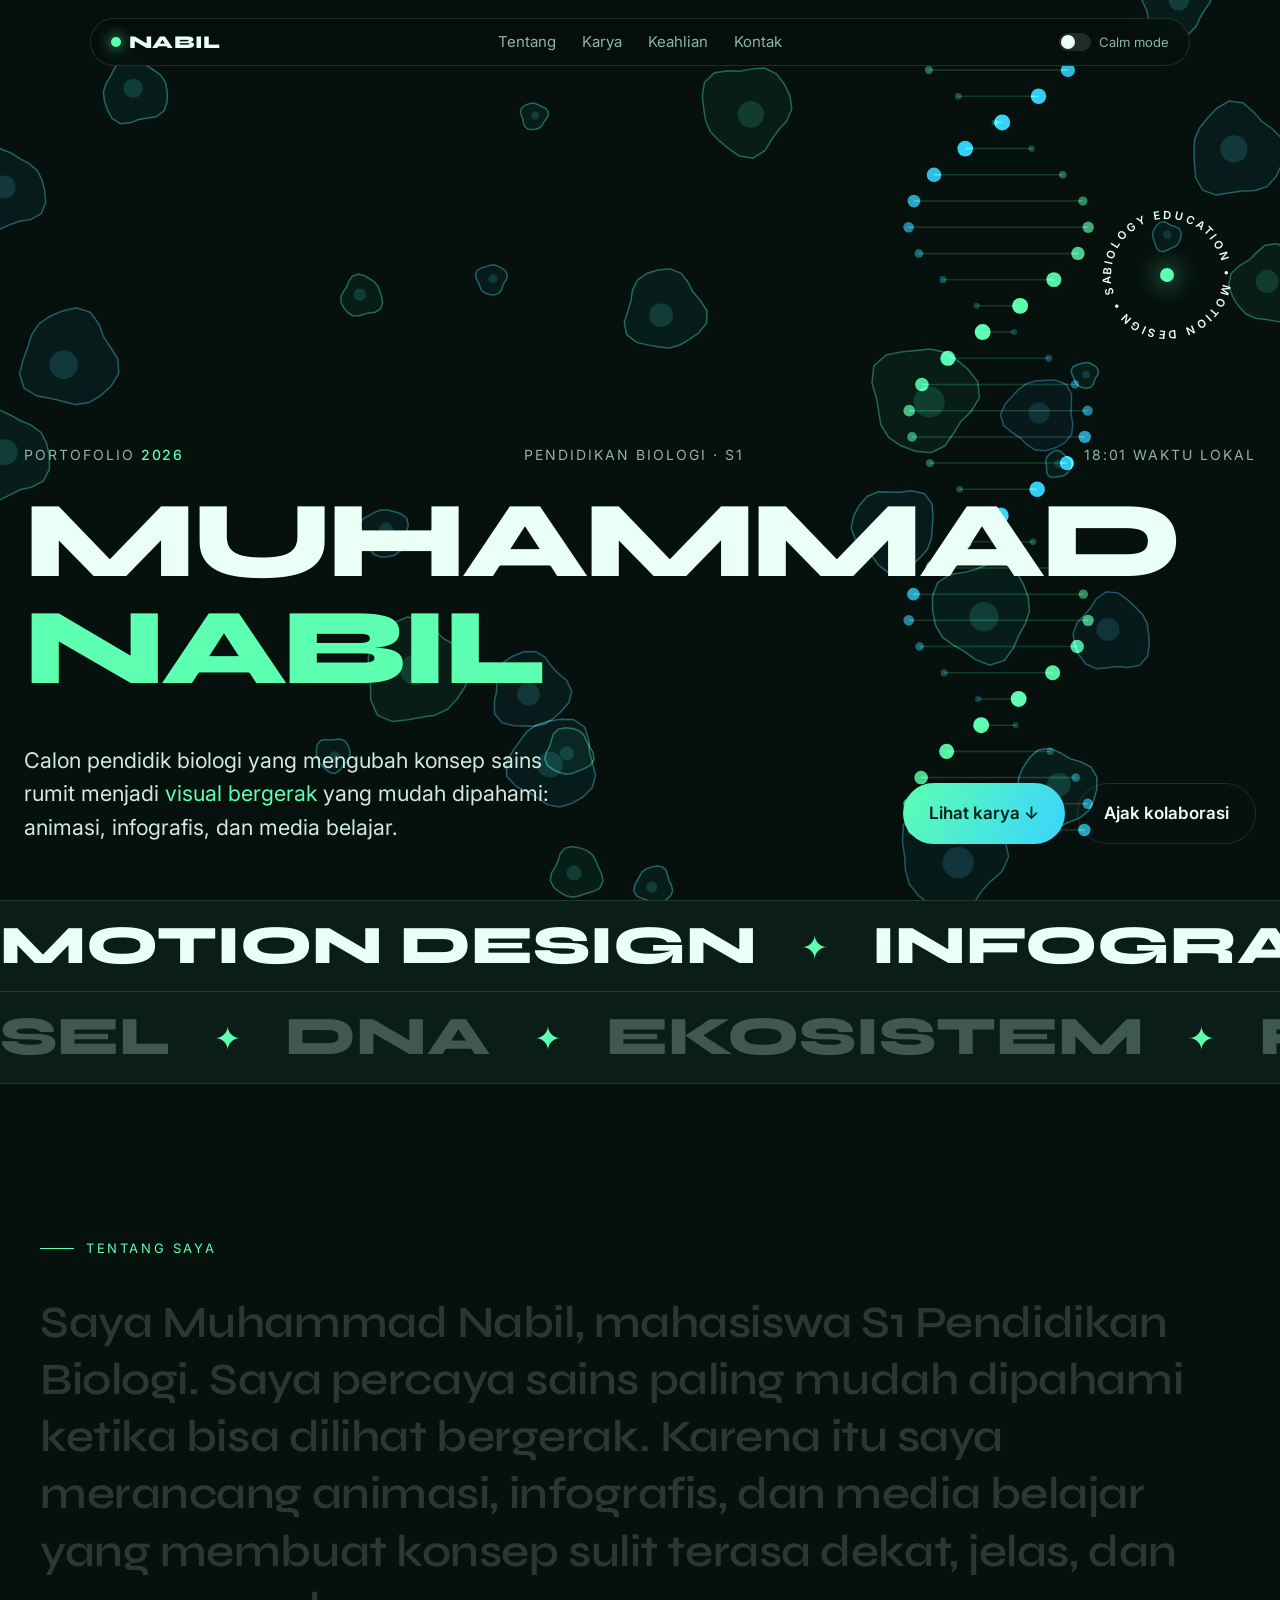
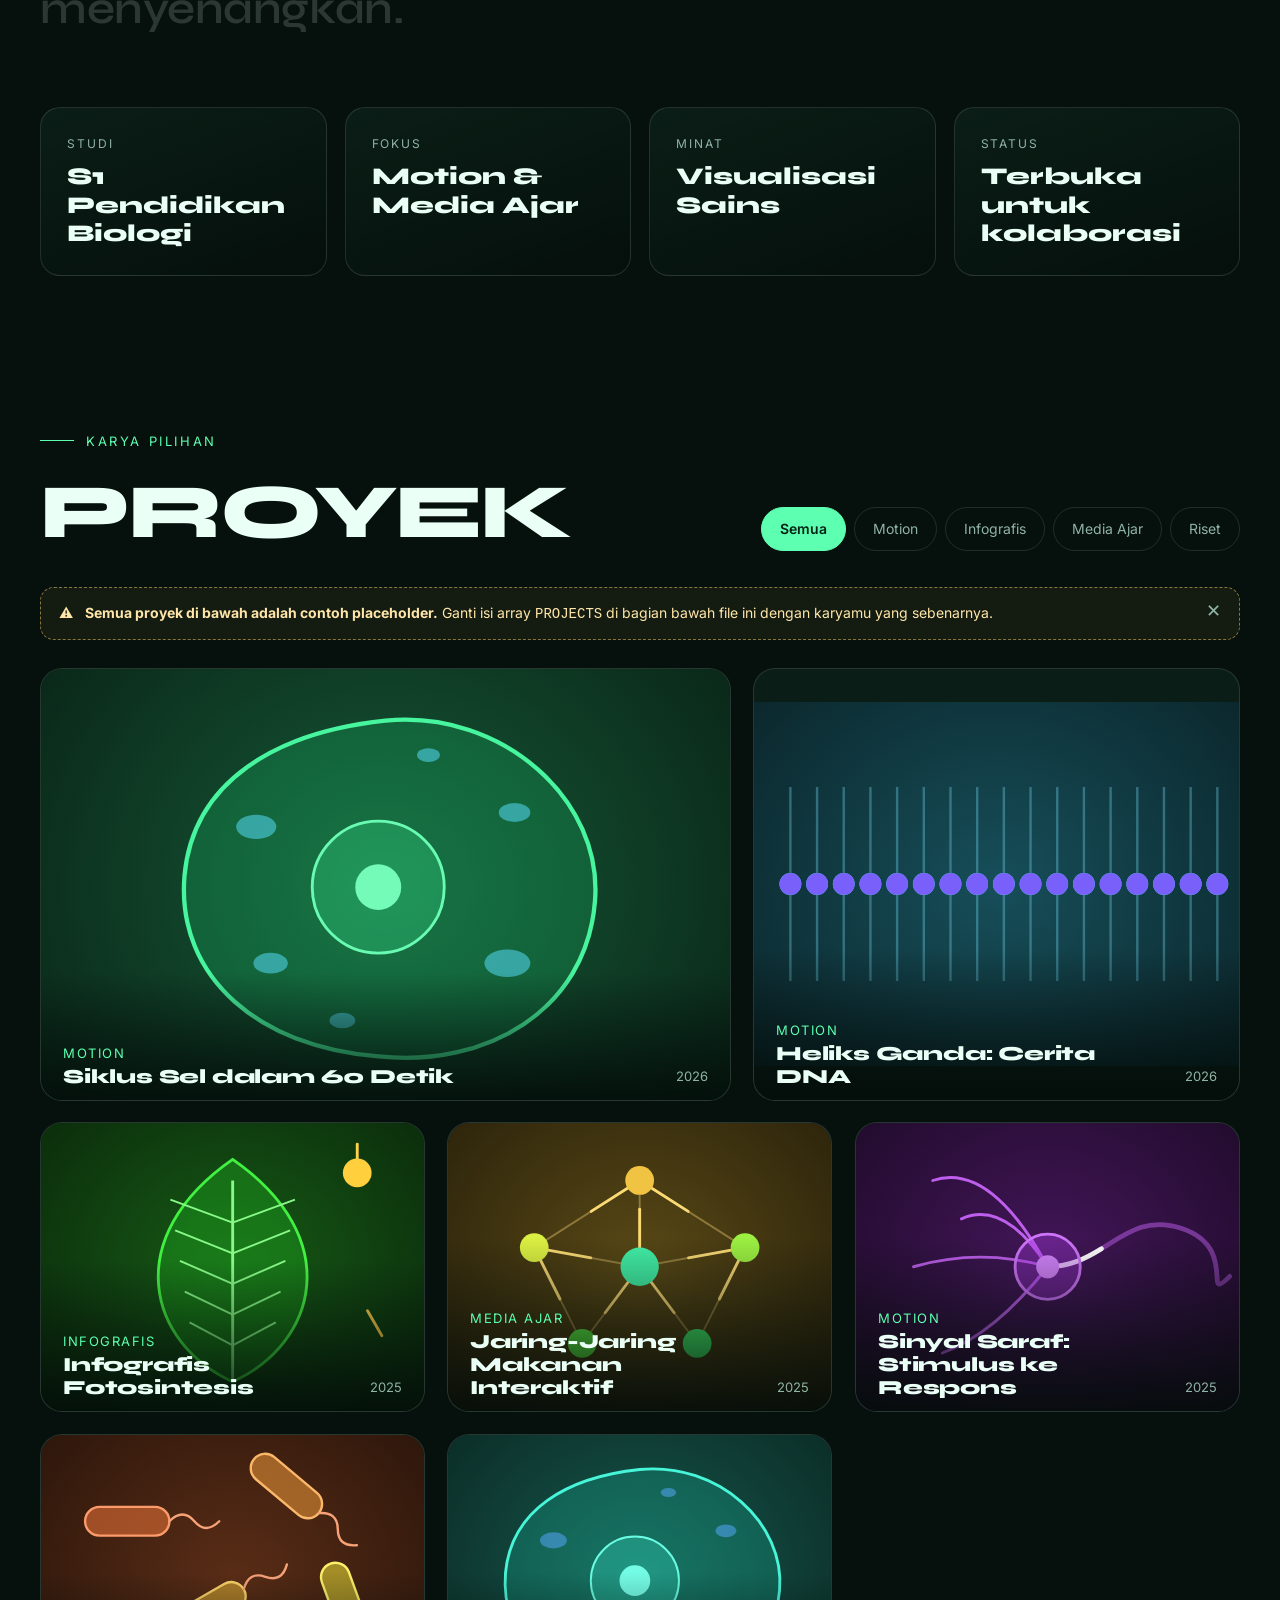
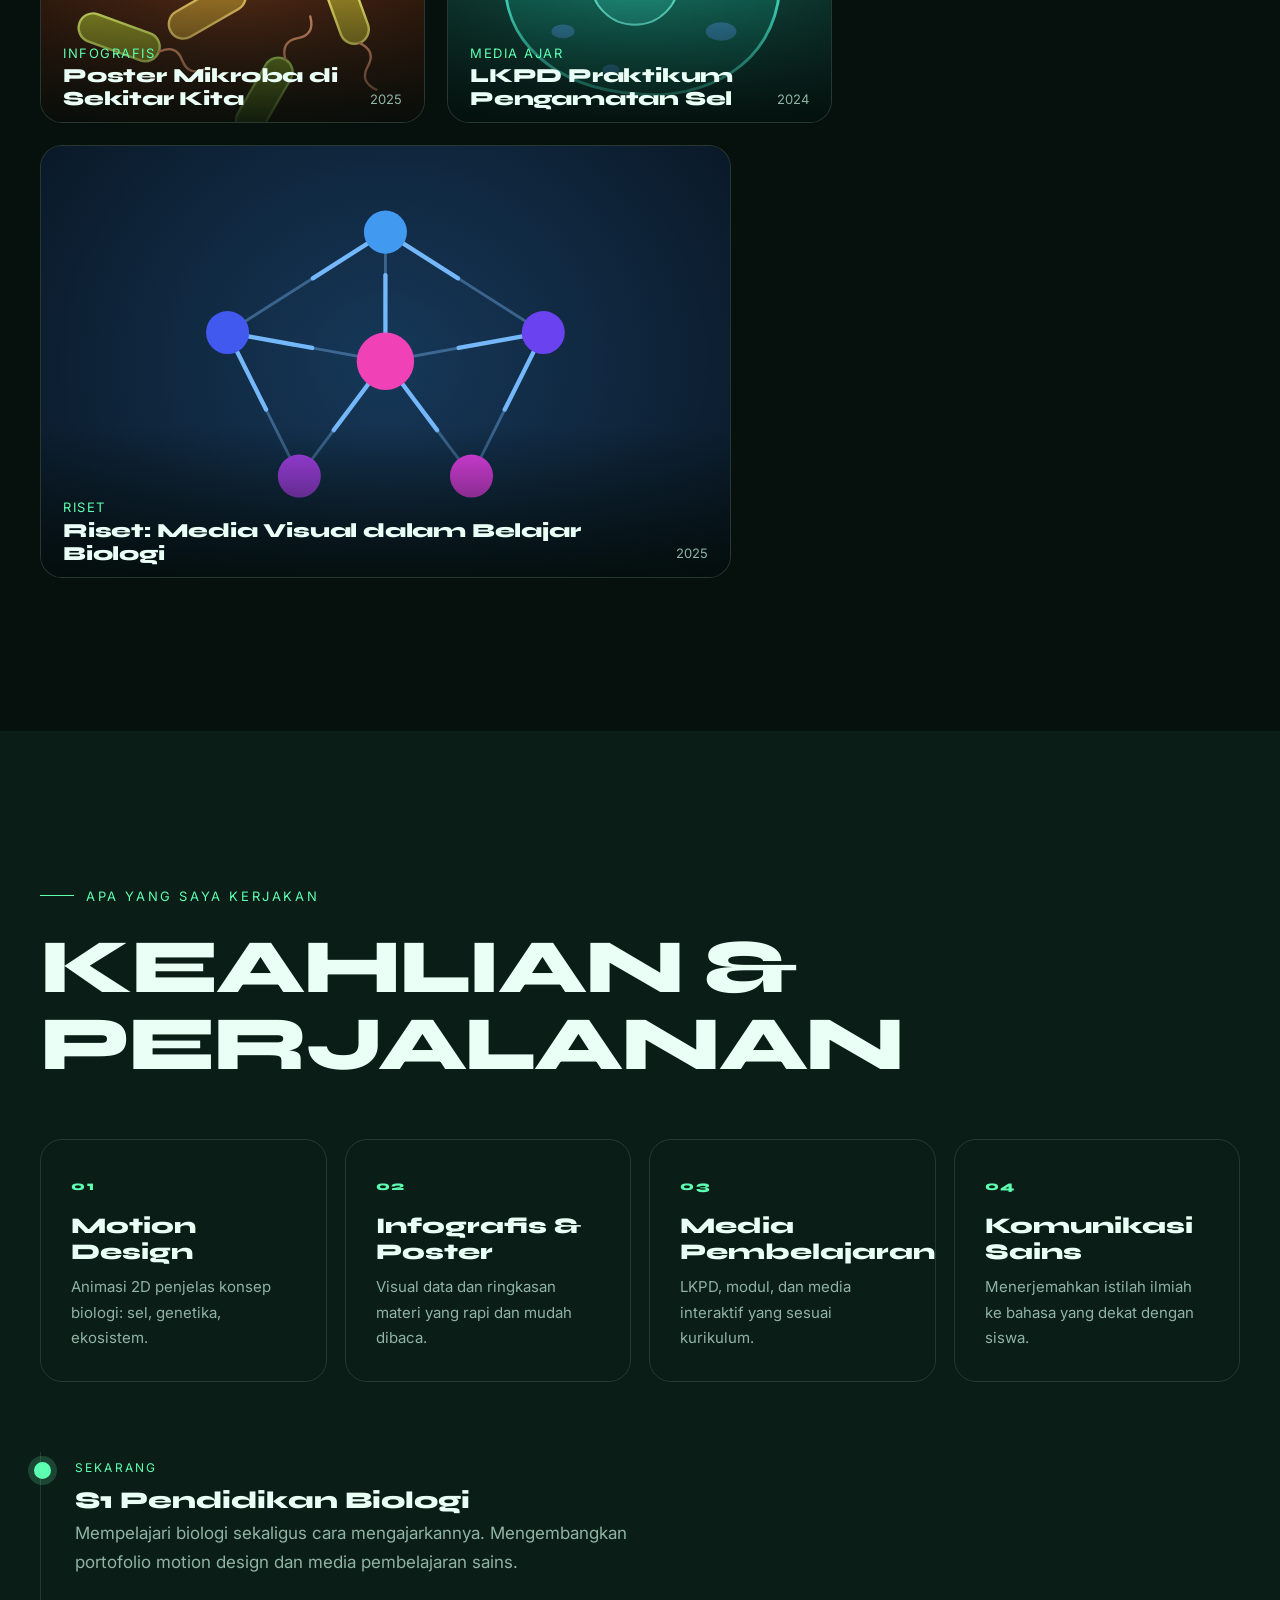
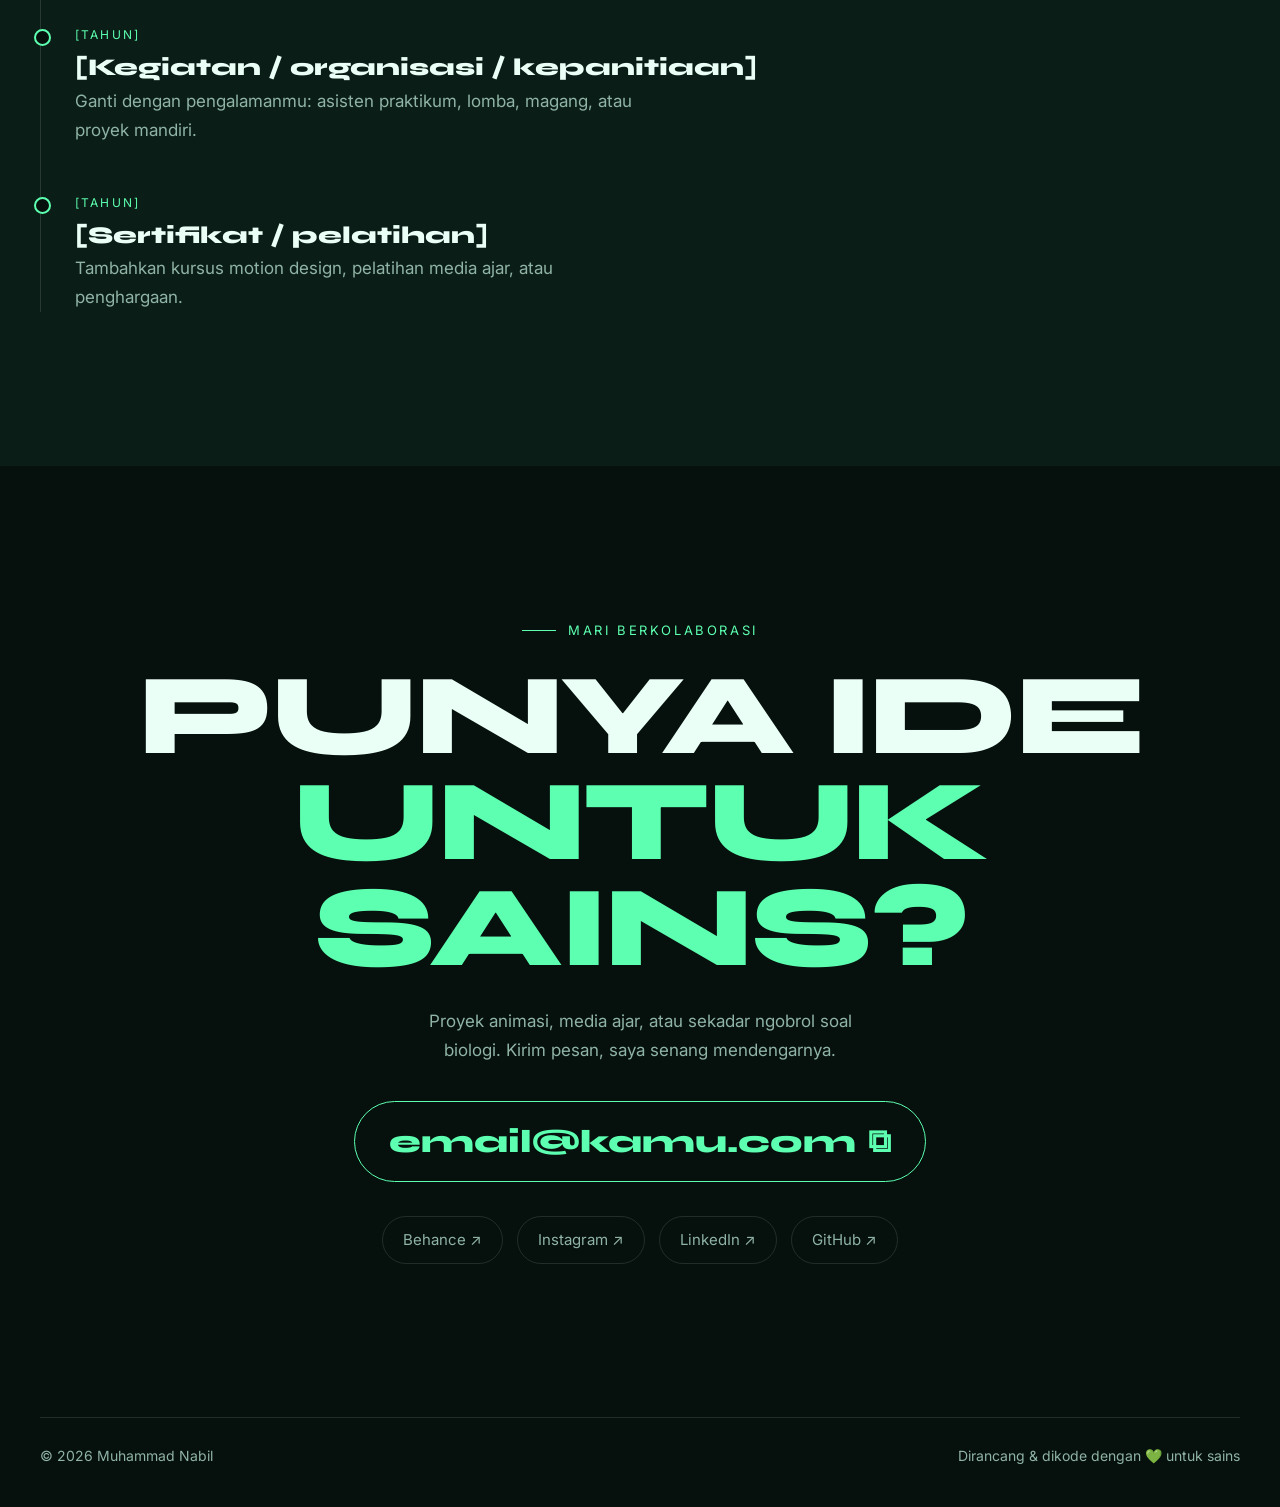
<file: portfolio/v1-bioluminescent.html>
<!doctype html>
<html lang="id">
<head>
<meta charset="utf-8">
<meta name="viewport" content="width=device-width, initial-scale=1">
<title>Muhammad Nabil — Portofolio</title>
<meta name="description" content="Portofolio Muhammad Nabil, mahasiswa S1 Pendidikan Biologi. Motion design, infografis, dan media belajar sains.">
<meta name="theme-color" content="#06100d">
<script>document.documentElement.classList.add('js')</script>
<link rel="preconnect" href="https://fonts.googleapis.com">
<link rel="preconnect" href="https://fonts.gstatic.com" crossorigin>
<link href="https://fonts.googleapis.com/css2?family=Syne:wght@600;800&family=Inter:wght@400;500;600&display=swap" rel="stylesheet">
<style>
:root{
  --bg:#06100d; --bg2:#0b1d17; --ink:#eafff6; --muted:#8fb3a5; --line:rgba(234,255,246,.12);
  --g1:#5dffb0; --g2:#38d4ff; --g3:#ffd166;
  --ease:cubic-bezier(.16,1,.3,1);
  --display:"Syne","Arial Black",system-ui,sans-serif;
  --body:"Inter",system-ui,-apple-system,"Segoe UI",Roboto,sans-serif;
}
*{box-sizing:border-box;margin:0;padding:0}
html{scroll-behavior:smooth}
body{background:var(--bg);color:var(--ink);font:400 17px/1.7 var(--body);overflow-x:hidden;-webkit-font-smoothing:antialiased}
body.lock{overflow:hidden}
a{color:inherit;text-decoration:none}
button{font:inherit;color:inherit;background:none;border:0;cursor:pointer}
[hidden]{display:none!important}
:focus-visible{outline:2px solid var(--g1);outline-offset:3px;border-radius:6px}
::selection{background:var(--g1);color:#032015}
.wrap{width:min(1200px,calc(100% - 48px));margin-inline:auto}

/* ===== loader ===== */
.loader{position:fixed;inset:0;z-index:100;background:var(--bg);display:none;align-items:flex-end;justify-content:space-between;padding:32px;font-family:var(--display)}
html.js .loader{display:flex}
html.js.loaded .loader{animation:wipe 1s var(--ease) forwards;pointer-events:none}
html.js .loader{animation:fallback 0s 6s forwards}
.loader b{font-size:clamp(4rem,16vw,12rem);line-height:.85;font-weight:800;color:var(--g1);font-variant-numeric:tabular-nums}
.loader span{max-width:240px;color:var(--muted);font:500 14px/1.5 var(--body);text-transform:uppercase;letter-spacing:.14em}
.loader i{position:absolute;left:0;bottom:0;height:4px;width:var(--p,0%);background:linear-gradient(90deg,var(--g1),var(--g2))}
@keyframes wipe{to{clip-path:inset(0 0 100% 0);visibility:hidden}}
@keyframes fallback{to{visibility:hidden;opacity:0}}

/* ===== cursor + progress ===== */
.progress{position:fixed;inset:0 0 auto 0;height:3px;z-index:90}
.progress span{display:block;height:100%;width:0;background:linear-gradient(90deg,var(--g1),var(--g2),var(--g3))}
.cur{position:fixed;top:0;left:0;z-index:95;pointer-events:none;opacity:0;transition:opacity .3s}
.cur.on{opacity:1}
.cur-dot{position:absolute;width:6px;height:6px;margin:-3px 0 0 -3px;border-radius:50%;background:var(--g1)}
.cur-ring{position:absolute;width:38px;height:38px;margin:-19px 0 0 -19px;border-radius:50%;border:1.5px solid var(--g1);display:grid;place-items:center;font:600 11px var(--body);letter-spacing:.1em;text-transform:uppercase;color:#032015;transition:width .35s var(--ease),height .35s var(--ease),margin .35s var(--ease),background .3s}
.cur.big .cur-ring{width:92px;height:92px;margin:-46px 0 0 -46px;background:var(--g1)}
.cur-ring em{font-style:normal;opacity:0;transition:opacity .2s}
.cur.big .cur-ring em{opacity:1}
@media (pointer:coarse){.cur{display:none}}

/* ===== nav ===== */
.nav{position:fixed;top:0;left:0;right:0;z-index:60;padding:18px 0;mix-blend-mode:normal}
.nav .wrap{display:flex;align-items:center;justify-content:space-between;gap:16px;padding:10px 20px;border:1px solid var(--line);border-radius:999px;background:rgba(6,16,13,.82);backdrop-filter:blur(14px);width:min(1100px,calc(100% - 28px))}
.logo{font:800 18px var(--display);letter-spacing:.02em;display:flex;align-items:center;gap:8px}
.logo i{width:10px;height:10px;border-radius:50%;background:var(--g1);box-shadow:0 0 14px var(--g1);animation:pulse 2.8s ease-in-out infinite}
@keyframes pulse{50%{transform:scale(1.6);opacity:.55}}
.nav nav{display:flex;gap:26px;font-size:15px;color:var(--muted)}
.nav nav a{position:relative;transition:color .2s}
.nav nav a::after{content:"";position:absolute;left:0;right:0;bottom:-4px;height:2px;background:var(--g1);transform:scaleX(0);transform-origin:left;transition:transform .4s var(--ease)}
.nav nav a:hover{color:var(--ink)}
.nav nav a:hover::after{transform:scaleX(1)}
.calm{display:flex;align-items:center;gap:8px;font-size:13px;color:var(--muted)}
.calm .trk{width:32px;height:18px;border-radius:99px;background:var(--line);position:relative;transition:background .25s}
.calm .knb{position:absolute;top:2px;left:2px;width:14px;height:14px;border-radius:50%;background:var(--ink);transition:transform .3s var(--ease)}
.calm[aria-pressed=true] .trk{background:var(--g1)}
.calm[aria-pressed=true] .knb{transform:translateX(14px);background:var(--bg)}
@media(max-width:760px){.nav nav{display:none}}

/* ===== hero ===== */
.hero{position:relative;min-height:100svh;display:flex;align-items:flex-end;padding:140px 0 56px;overflow:hidden}
#bio{position:absolute;inset:0;width:100%;height:100%}
.hero .wrap{position:relative;z-index:2;width:min(1600px,calc(100% - 48px))}
.tagline{display:flex;justify-content:space-between;gap:20px;flex-wrap:wrap;color:var(--muted);font-size:14px;letter-spacing:.14em;text-transform:uppercase;margin-bottom:26px}
.tagline b{color:var(--g1);font-weight:500}
h1{font:800 min(8.5vw,9.4rem)/.9 var(--display);letter-spacing:-.04em;text-transform:uppercase}
h1 .ln{display:block;overflow:hidden;padding-bottom:.08em;white-space:nowrap}
h1 .l{display:inline-block;transform:translateY(105%) rotate(6deg);transition:transform 1.1s var(--ease);transition-delay:calc(var(--i)*55ms + 150ms)}
body.go h1 .l{transform:none}
h1 .ln:nth-child(2){color:var(--g1)}
@media(max-width:600px){h1{font-size:7.5vw}.badge{display:none}}
.sub{display:grid;grid-template-columns:1.2fr 1fr;gap:40px;align-items:end;margin-top:38px}
.sub p{font-size:clamp(1.05rem,1.8vw,1.35rem);line-height:1.55;max-width:560px;color:#cfeadf}
.sub p em{font-style:normal;color:var(--g1)}
.hero-cta{display:flex;gap:12px;flex-wrap:wrap;justify-content:flex-end}
.btn{display:inline-flex;align-items:center;gap:10px;padding:15px 26px;border-radius:999px;font-weight:600;border:1px solid var(--line);transition:transform .3s var(--ease),background .3s,color .3s,box-shadow .3s;will-change:transform}
.btn.p{background:linear-gradient(120deg,var(--g1),var(--g2));color:#032015;border:0}
.btn.p:hover{box-shadow:0 12px 44px -10px var(--g1)}
.btn.g:hover{background:rgba(234,255,246,.08)}
.badge{position:absolute;right:max(24px,3vw);top:200px;width:150px;height:150px;z-index:2}
.badge svg{width:100%;height:100%;animation:spin 18s linear infinite}
.badge text{font:600 11.2px var(--body);letter-spacing:.24em;fill:var(--ink);text-transform:uppercase}
.badge::after{content:"";position:absolute;inset:50% auto auto 50%;width:14px;height:14px;margin:-7px;border-radius:50%;background:var(--g1);box-shadow:0 0 24px var(--g1)}
@keyframes spin{to{transform:rotate(360deg)}}
@media(max-width:860px){.sub{grid-template-columns:1fr}.hero-cta{justify-content:flex-start}.badge{width:96px;height:96px;top:auto;bottom:210px}}

/* ===== marquee ===== */
.mq{border-block:1px solid var(--line);overflow:hidden;padding:18px 0;background:var(--bg2)}
.mq+.mq{border-top:0}
.mq-t{display:flex;gap:44px;width:max-content;font:800 clamp(1.8rem,4.5vw,3.4rem)/1 var(--display);text-transform:uppercase;white-space:nowrap;animation:mq 36s linear infinite}
.mq.r .mq-t{animation-direction:reverse;animation-duration:44s;color:rgba(143,179,165,.4)}
.mq-t span::after{content:"✦";margin-left:44px;color:var(--g1);-webkit-text-stroke:0;font-size:.6em;vertical-align:middle}
@keyframes mq{to{transform:translateX(-50%)}}

/* ===== sections ===== */
.sec{padding:clamp(80px,12vw,160px) 0}
.kick{display:flex;align-items:center;gap:12px;color:var(--g1);font-size:13px;letter-spacing:.2em;text-transform:uppercase;margin-bottom:22px}
.kick::before{content:"";width:34px;height:1px;background:var(--g1)}
h2{font:800 clamp(1.5rem,6.6vw,4.8rem)/1 var(--display);letter-spacing:-.03em;text-transform:uppercase;overflow-wrap:break-word}

/* about */
.about-txt{font:600 clamp(1.5rem,3.6vw,2.8rem)/1.28 var(--display);letter-spacing:-.01em;margin-top:34px}
.about-txt .w{opacity:.16;transition:opacity .35s,color .35s}
.about-txt .w.on{opacity:1}
.about-txt .w.hl.on{color:var(--g1)}
.facts{display:grid;grid-template-columns:repeat(auto-fit,minmax(200px,1fr));gap:18px;margin-top:70px}
.fact{padding:26px;border:1px solid var(--line);border-radius:20px;background:linear-gradient(160deg,rgba(93,255,176,.06),transparent)}
.fact small{display:block;color:var(--muted);font-size:12px;letter-spacing:.16em;text-transform:uppercase}
.fact b{display:block;margin-top:8px;font:800 1.5rem/1.2 var(--display)}

/* work */
.work-head{display:flex;justify-content:space-between;align-items:flex-end;gap:28px;flex-wrap:wrap;margin-bottom:36px}
.chips{display:flex;gap:8px;flex-wrap:wrap}
.chip{padding:9px 18px;border-radius:999px;border:1px solid var(--line);font-size:14px;color:var(--muted);transition:all .3s var(--ease)}
.chip:hover{color:var(--ink);border-color:var(--muted)}
.chip[aria-pressed=true]{background:var(--g1);color:#032015;border-color:var(--g1);font-weight:600}
.note{display:flex;gap:12px;align-items:flex-start;padding:14px 18px;margin-bottom:28px;border:1px dashed rgba(255,209,102,.5);border-radius:14px;background:rgba(255,209,102,.06);color:#ffe6a8;font-size:14px;line-height:1.5}
.note button{margin-left:auto;color:var(--muted);font-size:18px;line-height:1}
.grid{display:grid;grid-template-columns:repeat(12,1fr);gap:22px}
.card{grid-column:span 4;text-align:left;display:block;position:relative;border-radius:22px;overflow:hidden;background:var(--bg2);border:1px solid var(--line);transition:border-color .4s,transform .5s var(--ease);will-change:transform}
.card:nth-child(7n+1){grid-column:span 7}
.card:nth-child(7n+2){grid-column:span 5}
.card:hover{border-color:rgba(93,255,176,.55)}
.art{display:block;aspect-ratio:4/3;overflow:hidden;position:relative}
.card:nth-child(7n+1) .art{aspect-ratio:16/10}
.art svg{width:100%;height:100%;display:block;transition:transform 1.1s var(--ease)}
.card:hover .art svg{transform:scale(1.09) rotate(.6deg)}
.cinfo{position:absolute;inset:auto 0 0 0;padding:70px 22px 20px;background:linear-gradient(to top,rgba(3,12,9,.92),transparent);display:flex;justify-content:space-between;align-items:flex-end;gap:12px;transform:translateY(8px);transition:transform .5s var(--ease)}
.card:hover .cinfo{transform:none}
.cinfo h3{font:800 1.25rem/1.15 var(--display);letter-spacing:-.01em}
.cinfo p{font-size:13px;color:var(--g1);letter-spacing:.12em;text-transform:uppercase}
.cinfo .yr{font-size:13px;color:var(--muted)}
@media(max-width:900px){.card,.card:nth-child(7n+1),.card:nth-child(7n+2){grid-column:span 6}}
@media(max-width:600px){.card,.card:nth-child(7n+1),.card:nth-child(7n+2){grid-column:1/-1}}

/* art animations */
.art svg *{transform-box:fill-box;transform-origin:center}
.fl{animation:fl 6s ease-in-out infinite alternate;animation-delay:var(--d,0s)}
@keyframes fl{to{transform:translate(var(--x,6px),var(--y,-10px))}}
.pl{animation:pl 3.2s ease-in-out infinite;animation-delay:var(--d,0s)}
@keyframes pl{50%{transform:scale(1.18)}}
.wv{animation:wv 2.6s ease-in-out infinite alternate;animation-delay:var(--d,0s)}
@keyframes wv{from{transform:translateY(-34px)}to{transform:translateY(34px)}}
.wv2{animation:wv 2.6s ease-in-out infinite alternate-reverse;animation-delay:var(--d,0s)}
.rg{animation:rg 2.6s ease-in-out infinite alternate;animation-delay:var(--d,0s)}
@keyframes rg{from{transform:scaleY(.15)}to{transform:scaleY(1)}}
.rot{animation:spin 26s linear infinite}
.dash{stroke-dasharray:60 340;animation:dash 3.4s linear infinite;animation-delay:var(--d,0s)}
@keyframes dash{to{stroke-dashoffset:-400}}
.draw{stroke-dasharray:200;animation:draw 4s ease-in-out infinite alternate;animation-delay:var(--d,0s)}
@keyframes draw{from{stroke-dashoffset:200}to{stroke-dashoffset:0}}
.wig{animation:wig 3s ease-in-out infinite alternate;animation-delay:var(--d,0s)}
@keyframes wig{from{transform:rotate(-14deg) translateY(-6px)}to{transform:rotate(14deg) translateY(6px)}}

/* about / skills / timeline */
.skills{display:grid;grid-template-columns:repeat(auto-fit,minmax(260px,1fr));gap:18px;margin-top:56px}
.sk{position:relative;padding:30px;border:1px solid var(--line);border-radius:22px;overflow:hidden;transition:border-color .3s,transform .5s var(--ease)}
.sk::before{content:"";position:absolute;inset:0;background:radial-gradient(300px circle at var(--mx,50%) var(--my,50%),rgba(93,255,176,.16),transparent 60%);opacity:0;transition:opacity .3s}
.sk:hover{border-color:rgba(93,255,176,.5)}
.sk:hover::before{opacity:1}
.sk>*{position:relative}
.sk .n{font:800 13px var(--display);color:var(--g1);letter-spacing:.14em}
.sk h3{font:800 1.4rem/1.2 var(--display);margin:14px 0 8px}
.sk p{color:var(--muted);font-size:15px}
.tl{margin-top:70px;border-left:1px solid var(--line);padding-left:34px;display:grid;gap:42px}
.tl-i{position:relative}
.tl-i::before{content:"";position:absolute;left:-41px;top:10px;width:13px;height:13px;border-radius:50%;background:var(--bg);border:2px solid var(--g1)}
.tl-i.now::before{background:var(--g1);box-shadow:0 0 0 6px rgba(93,255,176,.18);animation:pulse 2.6s infinite}
.tl-i small{color:var(--g1);font-size:12px;letter-spacing:.18em;text-transform:uppercase}
.tl-i h3{font:800 1.5rem/1.2 var(--display);margin:6px 0 4px}
.tl-i p{color:var(--muted);max-width:560px}

/* contact */
.contact{text-align:center;position:relative;overflow:hidden}
.contact h2{font-size:clamp(1.8rem,9vw,9rem);line-height:.92}
.contact h2 span{display:block;color:var(--g1)}
.contact p{color:var(--muted);margin:26px auto 36px;max-width:480px}
.mail{display:inline-flex;gap:12px;align-items:center;font:800 clamp(1.1rem,3vw,2rem) var(--display);padding:20px 34px;border-radius:999px;border:1px solid var(--g1);color:var(--g1);transition:background .35s,color .35s}
.mail:hover{background:var(--g1);color:#032015}
.soc{display:flex;gap:14px;justify-content:center;flex-wrap:wrap;margin-top:34px}
.soc a{padding:10px 20px;border:1px solid var(--line);border-radius:999px;color:var(--muted);font-size:15px;transition:all .3s}
.soc a:hover{color:var(--ink);border-color:var(--g1)}
.foot{display:flex;justify-content:space-between;gap:12px;flex-wrap:wrap;padding:26px 0 40px;border-top:1px solid var(--line);color:var(--muted);font-size:14px}
.toast{position:fixed;left:50%;bottom:28px;transform:translate(-50%,40px);opacity:0;background:var(--g1);color:#032015;padding:12px 22px;border-radius:999px;font-weight:600;z-index:96;transition:all .5s var(--ease)}
.toast.on{opacity:1;transform:translate(-50%,0)}

/* modal */
.modal{position:fixed;inset:0;z-index:80;display:grid;place-items:center;padding:20px;background:rgba(3,10,8,.78);backdrop-filter:blur(10px);overflow-y:auto}
.mbox{width:min(1020px,100%);margin:auto;border-radius:26px;background:var(--bg2);border:1px solid var(--line);overflow:hidden;position:relative}
.mbox .art{aspect-ratio:16/8;view-transition-name:proj}
.mbody{display:grid;grid-template-columns:1.4fr 1fr;gap:40px;padding:36px}
.mbody h3{font:800 clamp(1.3rem,4vw,2.8rem)/1.05 var(--display);overflow-wrap:break-word;letter-spacing:-.02em;text-transform:uppercase;margin:6px 0 16px}
.mbody .cat{color:var(--g1);font-size:13px;letter-spacing:.18em;text-transform:uppercase}
.mbody p{color:#cfeadf}
.mbody h4{font:600 12px var(--body);letter-spacing:.18em;text-transform:uppercase;color:var(--muted);margin:22px 0 6px}
.meta{display:grid;gap:18px;align-content:start;padding-left:30px;border-left:1px solid var(--line)}
.meta small{display:block;color:var(--muted);font-size:12px;letter-spacing:.16em;text-transform:uppercase}
.tags{display:flex;gap:6px;flex-wrap:wrap}
.tags span{padding:4px 12px;border:1px solid var(--line);border-radius:99px;font-size:13px;color:var(--muted)}
.mnav{display:flex;gap:10px;padding:0 36px 32px}
.x{position:absolute;top:16px;right:16px;z-index:3;width:44px;height:44px;border-radius:50%;background:rgba(6,16,13,.7);backdrop-filter:blur(8px);border:1px solid var(--line);font-size:20px;transition:transform .4s var(--ease),background .3s}
.x:hover{transform:rotate(90deg);background:var(--g1);color:#032015}
.mdl-in{animation:mdl .6s var(--ease) both}
@keyframes mdl{from{opacity:0;transform:translateY(40px) scale(.97)}}
@media(max-width:800px){.mbody{grid-template-columns:1fr;padding:24px}.meta{padding:20px 0 0;border:0;border-top:1px solid var(--line)}.mnav{padding:0 24px 24px}}
::view-transition-group(proj){animation-duration:.65s;animation-timing-function:var(--ease)}

/* reveal */
.rv{opacity:0;transform:translateY(40px);transition:opacity 1s var(--ease),transform 1s var(--ease);transition-delay:var(--dl,0ms)}
.rv.in{opacity:1;transform:none}

/* calm */
.calm-on *,.calm-on *::before,.calm-on *::after{animation:none!important}
.calm-on .rv{opacity:1;transform:none;transition:none}
.calm-on h1 .l{transform:none;transition:none}
.calm-on .about-txt .w{opacity:1;transition:none}
.calm-on .cur{display:none}
.calm-on .loader{display:none!important}
@media(prefers-reduced-motion:reduce){
  html{scroll-behavior:auto}
  *,*::before,*::after{animation:none!important}
  .rv{opacity:1;transform:none;transition:none}
  h1 .l{transform:none;transition:none}
  .about-txt .w{opacity:1}
  .cur{display:none}.loader{display:none!important}
}
</style>
</head>
<body>
<div class="loader" id="loader" aria-hidden="true"><b id="pct">0</b><span>Memuat portofolio<br>Muhammad Nabil</span><i></i></div>
<div class="progress" aria-hidden="true"><span id="bar"></span></div>
<div class="cur" id="cur" aria-hidden="true"><div class="cur-dot"></div><div class="cur-ring"><em id="curL">Lihat</em></div></div>

<header class="nav">
  <div class="wrap">
    <a class="logo" href="#top" aria-label="Muhammad Nabil — beranda"><i></i>NABIL</a>
    <nav aria-label="Navigasi utama">
      <a href="#tentang">Tentang</a><a href="#karya">Karya</a><a href="#keahlian">Keahlian</a><a href="#kontak">Kontak</a>
    </nav>
    <button class="calm" id="calm" aria-pressed="false" title="Kurangi animasi"><span class="trk"><span class="knb"></span></span>Calm mode</button>
  </div>
</header>

<main id="top">
  <section class="hero" aria-label="Perkenalan">
    <canvas id="bio" aria-hidden="true"></canvas>
    <div class="badge" aria-hidden="true">
      <svg viewBox="0 0 150 150"><defs><path id="circ" d="M75 75 m-56 0 a56 56 0 1 1 112 0 a56 56 0 1 1 -112 0"/></defs>
        <text><textPath href="#circ">Biology Education • Motion Design • Sains Visual •</textPath></text></svg>
    </div>
    <div class="wrap">
      <div class="tagline rv"><span>Portofolio <b>2026</b></span><span>Pendidikan Biologi · S1</span><span id="clock">—</span></div>
      <h1 id="name" aria-label="Muhammad Nabil"><span class="ln">Muhammad</span><span class="ln">Nabil</span></h1>
      <div class="sub">
        <p class="rv">Calon pendidik biologi yang mengubah konsep sains rumit menjadi <em>visual bergerak</em> yang mudah dipahami: animasi, infografis, dan media belajar.</p>
        <div class="hero-cta rv">
          <a class="btn p mag" href="#karya">Lihat karya ↓</a>
          <a class="btn g mag" href="#kontak">Ajak kolaborasi</a>
        </div>
      </div>
    </div>
  </section>

  <div class="mq" aria-hidden="true"><div class="mq-t"><span>Motion Design</span><span>Infografis Sains</span><span>Media Pembelajaran</span><span>Pendidikan Biologi</span><span>Motion Design</span><span>Infografis Sains</span><span>Media Pembelajaran</span><span>Pendidikan Biologi</span></div></div>
  <div class="mq r" aria-hidden="true"><div class="mq-t"><span>Sel</span><span>DNA</span><span>Ekosistem</span><span>Fotosintesis</span><span>Saraf</span><span>Mikroba</span><span>Sel</span><span>DNA</span><span>Ekosistem</span><span>Fotosintesis</span><span>Saraf</span><span>Mikroba</span></div></div>

  <section class="sec" id="tentang">
    <div class="wrap">
      <div class="kick rv">Tentang saya</div>
      <p class="about-txt" id="about">Saya Muhammad Nabil, mahasiswa S1 Pendidikan Biologi. Saya percaya sains paling mudah dipahami ketika bisa dilihat bergerak. Karena itu saya merancang animasi, infografis, dan media belajar yang membuat konsep sulit terasa dekat, jelas, dan menyenangkan.</p>
      <div class="facts">
        <div class="fact rv"><small>Studi</small><b>S1 Pendidikan Biologi</b></div>
        <div class="fact rv"><small>Fokus</small><b>Motion &amp; Media Ajar</b></div>
        <div class="fact rv"><small>Minat</small><b>Visualisasi Sains</b></div>
        <div class="fact rv"><small>Status</small><b>Terbuka untuk kolaborasi</b></div>
      </div>
    </div>
  </section>

  <section class="sec" id="karya" style="padding-top:0">
    <div class="wrap">
      <div class="work-head">
        <div><div class="kick rv">Karya pilihan</div><h2 class="rv">Proyek</h2></div>
        <div class="chips rv" id="chips" role="group" aria-label="Filter kategori"></div>
      </div>
      <div class="note" id="note" role="note"><span>⚠️</span><span><b>Semua proyek di bawah adalah contoh placeholder.</b> Ganti isi array <code>PROJECTS</code> di bagian bawah file ini dengan karyamu yang sebenarnya.</span><button type="button" id="noteX" aria-label="Tutup catatan">✕</button></div>
      <div class="grid" id="grid"></div>
    </div>
  </section>

  <section class="sec" id="keahlian" style="background:var(--bg2)">
    <div class="wrap">
      <div class="kick rv">Apa yang saya kerjakan</div>
      <h2 class="rv">Keahlian &amp;<br>perjalanan</h2>
      <div class="skills" id="skills"></div>
      <div class="tl">
        <div class="tl-i now rv"><small>Sekarang</small><h3>S1 Pendidikan Biologi</h3><p>Mempelajari biologi sekaligus cara mengajarkannya. Mengembangkan portofolio motion design dan media pembelajaran sains.</p></div>
        <div class="tl-i rv"><small>[Tahun]</small><h3>[Kegiatan / organisasi / kepanitiaan]</h3><p>Ganti dengan pengalamanmu: asisten praktikum, lomba, magang, atau proyek mandiri.</p></div>
        <div class="tl-i rv"><small>[Tahun]</small><h3>[Sertifikat / pelatihan]</h3><p>Tambahkan kursus motion design, pelatihan media ajar, atau penghargaan.</p></div>
      </div>
    </div>
  </section>

  <section class="sec contact" id="kontak">
    <div class="wrap">
      <div class="kick rv" style="justify-content:center">Mari berkolaborasi</div>
      <h2 class="rv">Punya ide<span>untuk sains?</span></h2>
      <p class="rv">Proyek animasi, media ajar, atau sekadar ngobrol soal biologi. Kirim pesan, saya senang mendengarnya.</p>
      <button class="mail mag rv" id="mail" type="button"><span id="mailT">email@kamu.com</span> <span aria-hidden="true">⧉</span></button>
      <div class="soc rv" id="soc"></div>
    </div>
  </section>
</main>

<footer><div class="wrap foot"><span>© <span id="yr"></span> Muhammad Nabil</span><span>Dirancang &amp; dikode dengan 💚 untuk sains</span></div></footer>

<div class="modal" id="modal" role="dialog" aria-modal="true" aria-labelledby="mTitle" hidden>
  <div class="mbox mdl-in" id="mbox">
    <button class="x" id="mx" aria-label="Tutup">✕</button>
    <div class="art" id="mart"></div>
    <div class="mbody">
      <div><div class="cat" id="mCat"></div><h3 id="mTitle"></h3><p id="mDesc"></p>
        <h4>Masalah</h4><p id="mProb"></p><h4>Proses</h4><p id="mProc"></p></div>
      <div class="meta"><div><small>Tahun</small><span id="mYr"></span></div><div><small>Peran</small><span id="mRole"></span></div><div><small>Alat</small><span id="mTools"></span></div><div><small>Topik</small><div class="tags" id="mTags"></div></div></div>
    </div>
    <div class="mnav"><button class="btn g" id="mPrev" type="button">← Sebelumnya</button><button class="btn g" id="mNext" type="button">Berikutnya →</button></div>
  </div>
</div>
<div class="toast" id="toast" role="status"></div>

<script>
/* ================= KONFIGURASI: ganti dengan datamu ================= */
const CONFIG = {
  email: 'email@kamu.com',
  links: [
    { label: 'Behance',   href: '#' },
    { label: 'Instagram', href: '#' },
    { label: 'LinkedIn',  href: '#' },
    { label: 'GitHub',    href: '#' }
  ],
  // kata yang disorot hijau di paragraf Tentang
  highlight: ['sains','bergerak','animasi,','infografis,','media','belajar']
};
const SKILLS = [
  { t: 'Motion Design',        d: 'Animasi 2D penjelas konsep biologi: sel, genetika, ekosistem.' },
  { t: 'Infografis & Poster',  d: 'Visual data dan ringkasan materi yang rapi dan mudah dibaca.' },
  { t: 'Media Pembelajaran',   d: 'LKPD, modul, dan media interaktif yang sesuai kurikulum.' },
  { t: 'Komunikasi Sains',     d: 'Menerjemahkan istilah ilmiah ke bahasa yang dekat dengan siswa.' }
];
const PROJECTS = [
  { title:'Siklus Sel dalam 60 Detik', cat:'Motion', art:'cell', hue:150, year:'2026', role:'Konsep, naskah, animasi', tools:'[isi alat]', tags:['Mitosis','Sel'], desc:'Animasi singkat yang menjelaskan fase-fase pembelahan sel dengan transisi mulus dan narasi sederhana.', prob:'Siswa sering kesulitan membayangkan urutan fase mitosis dari gambar diam.', proc:'Menyusun storyboard, merancang bentuk sel, lalu menganimasikan tiap fase dengan ritme yang konsisten.' },
  { title:'Heliks Ganda: Cerita DNA', cat:'Motion', art:'dna', hue:190, year:'2026', role:'Motion designer', tools:'[isi alat]', tags:['DNA','Genetika'], desc:'Loop animasi struktur DNA dan replikasinya untuk pembuka kelas genetika.', prob:'Struktur 3D DNA sulit dipahami dari ilustrasi buku.', proc:'Membangun heliks dari bentuk dasar lalu menambahkan gerak berputar dan pemisahan untai.' },
  { title:'Infografis Fotosintesis', cat:'Infografis', art:'leaf', hue:120, year:'2025', role:'Desain & riset isi', tools:'[isi alat]', tags:['Fotosintesis','Tumbuhan'], desc:'Infografis alur reaksi terang dan gelap dengan hierarki visual yang jelas.', prob:'Materi padat istilah membuat siswa cepat jenuh.', proc:'Memetakan konsep inti, memilih satu pesan per bagian, dan mengurutkannya dalam alur visual.' },
  { title:'Jaring-Jaring Makanan Interaktif', cat:'Media Ajar', art:'eco', hue:45, year:'2025', role:'Perancang media', tools:'[isi alat]', tags:['Ekologi','Interaktif'], desc:'Media interaktif untuk menelusuri aliran energi antar organisme.', prob:'Diagram rantai makanan statis tidak menunjukkan keterkaitan antar organisme.', proc:'Menyusun simpul organisme dan hubungan makan-dimakan, lalu membuatnya dapat dijelajahi.' },
  { title:'Sinyal Saraf: Stimulus ke Respons', cat:'Motion', art:'neuron', hue:280, year:'2025', role:'Animasi & naskah', tools:'[isi alat]', tags:['Sistem saraf','Neuron'], desc:'Visualisasi impuls yang merambat sepanjang akson hingga menjadi respons.', prob:'Perjalanan impuls saraf sulit dibayangkan tanpa gerak.', proc:'Mengilustrasikan neuron lalu menganimasikan impuls sebagai cahaya yang merambat.' },
  { title:'Poster Mikroba di Sekitar Kita', cat:'Infografis', art:'bacteria', hue:20, year:'2025', role:'Ilustrator', tools:'[isi alat]', tags:['Mikrobiologi'], desc:'Seri poster yang mengenalkan mikroba bermanfaat dan merugikan dalam kehidupan sehari-hari.', prob:'Mikroba dianggap selalu berbahaya.', proc:'Menyeleksi contoh dekat keseharian dan menggambarkannya dengan gaya ilustrasi yang ramah.' },
  { title:'LKPD Praktikum Pengamatan Sel', cat:'Media Ajar', art:'cell', hue:170, year:'2024', role:'Penyusun LKPD', tools:'[isi alat]', tags:['Praktikum','Mikroskop'], desc:'Lembar kerja praktikum dengan panduan langkah visual untuk pengamatan sel bawang.', prob:'Instruksi praktikum yang panjang membuat siswa salah langkah.', proc:'Memecah prosedur menjadi langkah bergambar dan menambahkan pertanyaan pemantik.' },
  { title:'Riset: Media Visual dalam Belajar Biologi', cat:'Riset', art:'eco', hue:210, year:'2025', role:'Peneliti', tools:'[isi alat]', tags:['Penelitian','Media'], desc:'Ringkasan kajian tentang pengaruh media visual pada pemahaman konsep biologi.', prob:'Belum jelas media visual mana yang paling membantu siswa.', proc:'Menyusun instrumen, mengumpulkan data, dan menyajikan temuan dalam bentuk visual.' }
];
/* ==================================================================== */

(() => {
const $ = (s, r = document) => r.querySelector(s);
const $$ = (s, r = document) => [...r.querySelectorAll(s)];
const root = document.documentElement;
const mqReduce = matchMedia('(prefers-reduced-motion: reduce)');
let calm = mqReduce.matches;
try { const s = localStorage.getItem('nabil-calm'); if (s !== null) calm = s === '1'; } catch (_) {}
const calmBtn = $('#calm');
const applyCalm = () => { root.classList.toggle('calm-on', calm); calmBtn.setAttribute('aria-pressed', String(calm)); };
calmBtn.addEventListener('click', () => { calm = !calm; try { localStorage.setItem('nabil-calm', calm ? '1' : '0'); } catch (_) {} applyCalm(); onScroll(); });
applyCalm();

$('#yr').textContent = new Date().getFullYear();
const clock = () => { $('#clock').textContent = new Date().toLocaleTimeString('id-ID', { hour: '2-digit', minute: '2-digit' }).replace('.', ':') + ' waktu lokal'; };
clock(); setInterval(clock, 30000);

/* ---------- loader ---------- */
const pct = $('#pct'), loader = $('#loader');
const finish = () => { root.classList.add('loaded'); document.body.classList.add('go'); };
if (calm) { finish(); } else {
  const t0 = performance.now(), dur = 1500;
  const step = (t) => {
    const p = Math.min((t - t0) / dur, 1), e = 1 - Math.pow(1 - p, 2);
    pct.textContent = Math.round(e * 100); loader.style.setProperty('--p', e * 100 + '%');
    if (p < 1) requestAnimationFrame(step); else setTimeout(finish, 150);
  };
  requestAnimationFrame(step);
}

/* ---------- headline letters ---------- */
let li = 0;
$$('#name .ln').forEach((ln) => {
  const txt = ln.textContent; ln.textContent = '';
  [...txt].forEach((ch) => { const s = document.createElement('span'); s.className = 'l'; s.style.setProperty('--i', li++); s.textContent = ch; s.setAttribute('aria-hidden', 'true'); ln.append(s); });
});

/* ---------- reveal ---------- */
const rio = new IntersectionObserver((es) => es.forEach((e) => { if (e.isIntersecting) { e.target.classList.add('in'); rio.unobserve(e.target); } }), { threshold: .12 });
const reveal = (el, i = 0) => { el.classList.add('rv'); el.style.setProperty('--dl', (i % 5) * 80 + 'ms'); rio.observe(el); };
$$('.rv').forEach((el, i) => { el.style.setProperty('--dl', (i % 5) * 80 + 'ms'); rio.observe(el); });

/* ---------- about: word highlight on scroll ---------- */
const aboutEl = $('#about');
const words = aboutEl.textContent.trim().split(/\s+/);
aboutEl.textContent = '';
words.forEach((w, i) => { const s = document.createElement('span'); s.className = 'w' + (CONFIG.highlight.includes(w) ? ' hl' : ''); s.textContent = w; aboutEl.append(s, ' '); });
const aw = $$('.w', aboutEl);

/* ---------- skills ---------- */
$('#skills').innerHTML = SKILLS.map((s, i) => `<div class="sk rv"><span class="n">0${i + 1}</span><h3>${s.t}</h3><p>${s.d}</p></div>`).join('');
$$('.sk').forEach((el, i) => { reveal(el, i); el.addEventListener('pointermove', (e) => { const r = el.getBoundingClientRect(); el.style.setProperty('--mx', e.clientX - r.left + 'px'); el.style.setProperty('--my', e.clientY - r.top + 'px'); }); });

/* ---------- contact ---------- */
$('#mailT').textContent = CONFIG.email;
$('#soc').innerHTML = CONFIG.links.map((l) => `<a href="${l.href}" target="_blank" rel="noopener">${l.label} ↗</a>`).join('');
const toast = (m) => { const t = $('#toast'); t.textContent = m; t.classList.add('on'); clearTimeout(toast.h); toast.h = setTimeout(() => t.classList.remove('on'), 2200); };
$('#mail').addEventListener('click', async () => {
  try { await navigator.clipboard.writeText(CONFIG.email); toast('Email disalin ✓'); } catch (_) { location.href = 'mailto:' + CONFIG.email; }
});
$('#noteX').addEventListener('click', () => $('#note').hidden = true);

/* ---------- generative biology art ---------- */
let uid = 0;
const ART = {
  cell: (h) => { const o = ['M200 36C282 28 352 92 346 162C340 238 270 278 195 270C114 264 54 216 60 144C66 78 124 44 200 36Z'];
    const orgs = [[110,110,14],[290,100,11],[120,205,12],[285,205,16],[230,60,8],[170,245,9]].map((c,i)=>`<ellipse class="fl" style="--d:${-i*.9}s;--x:${i%2?10:-10}px;--y:${i%3?-12:12}px" cx="${c[0]}" cy="${c[1]}" rx="${c[2]}" ry="${c[2]*.6}" fill="hsla(${h+40},90%,65%,.55)"/>`).join('');
    return `<path d="${o[0]}" fill="hsla(${h},80%,45%,.22)" stroke="hsl(${h},90%,62%)" stroke-width="3"/><circle class="pl" cx="195" cy="152" r="46" fill="hsla(${h},90%,60%,.25)" stroke="hsl(${h},95%,70%)" stroke-width="2"/><circle class="pl" style="--d:-1s" cx="195" cy="152" r="16" fill="hsl(${h},95%,72%)"/>${orgs}`; },
  dna: (h) => { let s = ''; for (let i = 0; i < 17; i++) { const x = 30 + i * 22, d = -i * .22;
    s += `<line class="rg" style="--d:${d}s" x1="${x}" y1="70" x2="${x}" y2="230" stroke="hsla(${h},80%,70%,.35)" stroke-width="2"/><circle class="wv" style="--d:${d}s" cx="${x}" cy="150" r="9" fill="hsl(${h},95%,65%)"/><circle class="wv2" style="--d:${d}s" cx="${x}" cy="150" r="9" fill="hsl(${h + 60},95%,68%)"/>`; } return s; },
  leaf: (h) => { let v = ''; for (let i = 0; i < 5; i++) { const y = 90 + i * 32; v += `<path class="draw" style="--d:${-i*.5}s" d="M200 ${y+14} L${135+i*5} ${y-10}" stroke="hsl(${h},90%,75%)" stroke-width="2" fill="none"/><path class="draw" style="--d:${-i*.5}s" d="M200 ${y+14} L${265-i*5} ${y-10}" stroke="hsl(${h},90%,75%)" stroke-width="2" fill="none"/>`; }
    let r = ''; for (let i = 0; i < 12; i++) r += `<line x1="330" y1="52" x2="330" y2="22" stroke="hsl(45,100%,65%)" stroke-width="3" stroke-linecap="round" transform="rotate(${i*30} 330 52)"/>`;
    return `<g class="rot" style="transform-origin:330px 52px">${r}</g><circle class="pl" cx="330" cy="52" r="15" fill="hsl(45,100%,62%)"/><path d="M200 270C112 230 82 120 200 38C318 120 288 230 200 270Z" fill="hsla(${h},70%,40%,.4)" stroke="hsl(${h},85%,60%)" stroke-width="3"/><path d="M200 270L200 60" stroke="hsl(${h},90%,75%)" stroke-width="3" fill="none"/>${v}`; },
  eco: (h) => { const n = [[200,60],[90,130],[310,130],[140,230],[260,230],[200,150]]; const e = [[0,1],[0,2],[1,3],[2,4],[5,0],[5,3],[5,4],[1,5],[2,5]];
    return e.map((p,i)=>`<line x1="${n[p[0]][0]}" y1="${n[p[0]][1]}" x2="${n[p[1]][0]}" y2="${n[p[1]][1]}" stroke="hsla(${h},80%,70%,.4)" stroke-width="2"/><line class="dash" style="--d:${-i*.4}s" x1="${n[p[0]][0]}" y1="${n[p[0]][1]}" x2="${n[p[1]][0]}" y2="${n[p[1]][1]}" stroke="hsl(${h},95%,72%)" stroke-width="3" stroke-linecap="round"/>`).join('') + n.map((c,i)=>`<circle class="pl" style="--d:${-i*.5}s" cx="${c[0]}" cy="${c[1]}" r="${i===5?20:15}" fill="hsl(${h + i*22},85%,60%)"/>`).join(''); },
  neuron: (h) => { const br = [[200,150,80,60],[200,150,90,240],[200,150,60,150],[200,150,110,100]].map((b,i)=>`<path d="M${b[0]} ${b[1]} Q${(b[0]+b[2])/2} ${b[3]-20} ${b[2]} ${b[3]}" stroke="hsl(${h},80%,65%)" stroke-width="3" fill="none" stroke-linecap="round"/>`).join('');
    return `${br}<path d="M200 150 C260 150 280 90 340 110 S 360 190 390 160" stroke="hsla(${h},80%,65%,.5)" stroke-width="5" fill="none" stroke-linecap="round"/><path class="dash" d="M200 150 C260 150 280 90 340 110 S 360 190 390 160" stroke="#fff" stroke-width="5" fill="none" stroke-linecap="round"/><circle class="pl" cx="200" cy="150" r="34" fill="hsla(${h},90%,60%,.35)" stroke="hsl(${h},95%,72%)" stroke-width="3"/><circle cx="200" cy="150" r="12" fill="hsl(${h},95%,75%)"/>`; },
  bacteria: (h) => [[90,90,0],[250,70,40],[170,170,-30],[300,200,70],[80,220,20],[220,250,-60]].map((b,i)=>`<g transform="translate(${b[0]} ${b[1]}) rotate(${b[2]})"><g class="wig" style="--d:${-i*.7}s"><rect x="-44" y="-15" width="88" height="30" rx="15" fill="hsla(${h + i*12},85%,58%,.55)" stroke="hsl(${h + i*12},95%,70%)" stroke-width="2.5"/><path d="M44 0 q14 -14 26 0 t26 0" stroke="hsl(${h},90%,72%)" stroke-width="2.5" fill="none" stroke-linecap="round"/></g></g>`).join('')
};
const artSVG = (p) => { const id = 'g' + (uid++);
  return `<svg viewBox="0 0 400 300" preserveAspectRatio="xMidYMid meet" role="img" aria-label="Ilustrasi ${p.title}"><defs><radialGradient id="${id}" cx="50%" cy="50%" r="38%"><stop offset="0" stop-color="hsl(${p.hue},60%,22%)"/><stop offset="1" stop-color="hsl(${p.hue},60%,6%)"/></radialGradient></defs><rect x="-300" y="-300" width="1000" height="900" fill="url(#${id})"/>${ART[p.art](p.hue)}</svg>`; };

/* ---------- work grid + filter ---------- */
const grid = $('#grid'), chips = $('#chips');
const cats = ['Semua', ...new Set(PROJECTS.map((p) => p.cat))];
chips.innerHTML = cats.map((c, i) => `<button class="chip" type="button" data-c="${c}" aria-pressed="${i === 0}">${c}</button>`).join('');
grid.innerHTML = PROJECTS.map((p, i) => `<button class="card rv" type="button" data-i="${i}" data-cat="${p.cat}" data-cur="Lihat" aria-label="Buka proyek ${p.title}"><span class="art">${artSVG(p)}</span><span class="cinfo"><span><p>${p.cat}</p><h3>${p.title}</h3></span><span class="yr">${p.year}</span></span></button>`).join('');
$$('.card').forEach((c, i) => {
  c.style.setProperty('--dl', (i % 3) * 90 + 'ms'); rio.observe(c);
  c.addEventListener('pointermove', (e) => { if (calm || e.pointerType === 'touch') return; const r = c.getBoundingClientRect(); const x = (e.clientX - r.left) / r.width - .5, y = (e.clientY - r.top) / r.height - .5; c.style.transform = `perspective(900px) rotateX(${-y * 5}deg) rotateY(${x * 6}deg)`; });
  c.addEventListener('pointerleave', () => { c.style.transform = ''; });
  c.addEventListener('click', () => openModal(+c.dataset.i, c));
});
chips.addEventListener('click', (e) => {
  const b = e.target.closest('.chip'); if (!b) return;
  $$('.chip', chips).forEach((x) => x.setAttribute('aria-pressed', String(x === b)));
  const cat = b.dataset.c, cards = $$('.card');
  const first = new Map(cards.map((c) => [c, c.hidden ? null : c.getBoundingClientRect()]));
  cards.forEach((c) => { c.hidden = !(cat === 'Semua' || c.dataset.cat === cat); c.classList.add('in'); });
  if (calm) return;
  cards.forEach((c) => {
    if (c.hidden) return;
    const f = first.get(c), l = c.getBoundingClientRect();
    const kf = f ? [{ transform: `translate(${f.left - l.left}px,${f.top - l.top}px) scale(${f.width / l.width})` }, { transform: 'none' }] : [{ opacity: 0, transform: 'scale(.88) translateY(20px)' }, { opacity: 1, transform: 'none' }];
    c.animate(kf, { duration: 700, easing: 'cubic-bezier(.16,1,.3,1)' });
  });
});

/* ---------- modal with shared-element transition ---------- */
const modal = $('#modal'), mart = $('#mart');
let cur = 0, lastCard = null;
const fill = (i) => {
  const p = PROJECTS[i]; cur = i;
  mart.innerHTML = artSVG(p);
  $('#mCat').textContent = p.cat + ' · contoh'; $('#mTitle').textContent = p.title; $('#mDesc').textContent = p.desc;
  $('#mProb').textContent = p.prob; $('#mProc').textContent = p.proc; $('#mYr').textContent = p.year; $('#mRole').textContent = p.role; $('#mTools').textContent = p.tools;
  $('#mTags').innerHTML = p.tags.map((t) => `<span>${t}</span>`).join('');
};
const vt = (fn) => (document.startViewTransition && !calm) ? document.startViewTransition(fn) : fn();
function openModal(i, card) {
  lastCard = card;
  const cardArt = card.querySelector('.art');
  cardArt.style.viewTransitionName = 'proj';
  mart.style.viewTransitionName = 'none';
  vt(() => { cardArt.style.viewTransitionName = ''; mart.style.viewTransitionName = ''; fill(i); modal.hidden = false; document.body.classList.add('lock'); $('#mx').focus({ preventScroll: true }); });
}
function closeModal() {
  if (modal.hidden) return;
  const card = lastCard && $(`.card[data-i="${cur}"]`);
  mart.style.viewTransitionName = 'proj';
  vt(() => { mart.style.viewTransitionName = ''; modal.hidden = true; document.body.classList.remove('lock'); const c = $(`.card[data-i="${cur}"]`); if (c && !c.hidden) { c.querySelector('.art').style.viewTransitionName = 'proj'; c.focus({ preventScroll: true }); } });
  const done = () => $$('.card .art').forEach((a) => a.style.viewTransitionName = '');
  setTimeout(done, 900);
}
const step = (d) => { const vis = $$('.card').filter((c) => !c.hidden).map((c) => +c.dataset.i); const k = vis.indexOf(cur); const n = vis[(k + d + vis.length) % vis.length]; $('#mbox').classList.remove('mdl-in'); void $('#mbox').offsetWidth; $('#mbox').classList.add('mdl-in'); fill(n); };
$('#mx').addEventListener('click', closeModal);
$('#mPrev').addEventListener('click', () => step(-1));
$('#mNext').addEventListener('click', () => step(1));
modal.addEventListener('click', (e) => { if (e.target === modal) closeModal(); });
addEventListener('keydown', (e) => {
  if (modal.hidden) return;
  if (e.key === 'Escape') closeModal();
  if (e.key === 'ArrowRight') step(1);
  if (e.key === 'ArrowLeft') step(-1);
  if (e.key === 'Tab') { const f = $$('button', modal); const a = document.activeElement; if (e.shiftKey && a === f[0]) { e.preventDefault(); f[f.length - 1].focus(); } else if (!e.shiftKey && a === f[f.length - 1]) { e.preventDefault(); f[0].focus(); } }
});

/* ---------- magnetic buttons ---------- */
$$('.mag').forEach((b) => {
  b.addEventListener('pointermove', (e) => { if (calm || e.pointerType === 'touch') return; const r = b.getBoundingClientRect(); b.style.transform = `translate(${(e.clientX - r.left - r.width / 2) * .28}px,${(e.clientY - r.top - r.height / 2) * .4}px)`; });
  b.addEventListener('pointerleave', () => { b.style.transform = ''; });
});

/* ---------- custom cursor ---------- */
const cu = $('#cur'); let cx = 0, cy = 0, tx = 0, ty = 0;
addEventListener('pointermove', (e) => { if (calm || e.pointerType === 'touch') return; tx = e.clientX; ty = e.clientY; cu.classList.add('on'); });
document.addEventListener('pointerover', (e) => { const t = e.target.closest('a,button,.card'); cu.classList.toggle('big', !!(t && t.classList.contains('card'))); });
document.addEventListener('mouseleave', () => cu.classList.remove('on'));
(function loop() { cx += (tx - cx) * .18; cy += (ty - cy) * .18; cu.style.transform = `translate(${cx}px,${cy}px)`; requestAnimationFrame(loop); })();

/* ---------- scroll ---------- */
const bar = $('#bar'), heroC = $('.hero .wrap');
function onScroll() {
  const max = root.scrollHeight - innerHeight; bar.style.width = (max > 0 ? scrollY / max * 100 : 0) + '%';
  if (!calm && scrollY < innerHeight) { heroC.style.transform = `translateY(${scrollY * .18}px)`; heroC.style.opacity = String(1 - scrollY / innerHeight * .9); } else { heroC.style.transform = ''; heroC.style.opacity = ''; }
  const r = aboutEl.getBoundingClientRect(), p = Math.min(Math.max((innerHeight * .85 - r.top) / (r.height + innerHeight * .35), 0), 1);
  const n = calm ? aw.length : Math.floor(p * aw.length * 1.15);
  aw.forEach((w, i) => w.classList.toggle('on', i < n));
}
addEventListener('scroll', onScroll, { passive: true }); addEventListener('resize', onScroll); onScroll();

/* ---------- hero canvas: cells + DNA helix ---------- */
const cv = $('#bio'), ctx = cv.getContext('2d'), dpr = Math.min(devicePixelRatio || 1, 2);
let W, H, cells = [], mouse = { x: -999, y: -999 }, vis = true;
const init = () => {
  W = cv.clientWidth; H = cv.clientHeight; cv.width = W * dpr; cv.height = H * dpr; ctx.setTransform(dpr, 0, 0, dpr, 0, 0);
  const n = Math.min(Math.round(W * H / 38000), 34);
  cells = Array.from({ length: n }, () => ({ x: Math.random() * W, y: Math.random() * H, r: 12 + Math.random() * 40, vx: (Math.random() - .5) * .3, vy: (Math.random() - .5) * .3, ph: Math.random() * 6.28, k: Math.random() * 6.28, hue: 150 + Math.random() * 50 }));
};
cv.parentElement.addEventListener('pointermove', (e) => { const r = cv.getBoundingClientRect(); mouse.x = e.clientX - r.left; mouse.y = e.clientY - r.top; });
cv.parentElement.addEventListener('pointerleave', () => { mouse.x = mouse.y = -999; });
new IntersectionObserver((es) => { vis = es[0].isIntersecting; }).observe(cv);
const blob = (c, t) => { ctx.beginPath(); const N = 22; for (let i = 0; i <= N; i++) { const a = i / N * 6.283, rr = c.r * (1 + .09 * Math.sin(a * 3 + t * 1.4 + c.ph) + .05 * Math.sin(a * 5 - t + c.k)); const x = c.x + Math.cos(a) * rr, y = c.y + Math.sin(a) * rr; i ? ctx.lineTo(x, y) : ctx.moveTo(x, y); } ctx.closePath(); };
function frame(ms) {
  requestAnimationFrame(frame); if (!vis) return;
  const t = ms / 1000; ctx.clearRect(0, 0, W, H); ctx.globalCompositeOperation = 'lighter';
  for (const c of cells) {
    if (!calm) { c.x += c.vx; c.y += c.vy; if (c.x < -60) c.x = W + 60; if (c.x > W + 60) c.x = -60; if (c.y < -60) c.y = H + 60; if (c.y > H + 60) c.y = -60;
      const dx = c.x - mouse.x, dy = c.y - mouse.y, d = Math.hypot(dx, dy); if (d < 200 && d > 1) { c.x += dx / d * (200 - d) * .02; c.y += dy / d * (200 - d) * .02; } }
    blob(c, calm ? 0 : t);
    ctx.fillStyle = `hsla(${c.hue},90%,55%,.06)`; ctx.fill(); ctx.strokeStyle = `hsla(${c.hue},95%,65%,.35)`; ctx.lineWidth = 1.5; ctx.stroke();
    ctx.beginPath(); ctx.arc(c.x + Math.sin(t + c.ph) * c.r * .12, c.y + Math.cos(t * .8 + c.k) * c.r * .12, c.r * .3, 0, 6.283); ctx.fillStyle = `hsla(${c.hue},95%,65%,.14)`; ctx.fill();
  }
  // DNA helix
  const hx = W > 860 ? W * .78 : W * .5, top = 70, bot = H - 70, amp = W > 860 ? 90 : 70, n = 30, op = W > 860 ? 1 : .35;
  for (let i = 0; i < n; i++) {
    const y = top + (bot - top) * i / (n - 1), th = i * .42 + (calm ? 0 : t * 1.3);
    const x1 = hx + Math.cos(th) * amp, x2 = hx - Math.cos(th) * amp, z1 = (Math.sin(th) + 1) / 2, z2 = 1 - z1;
    ctx.strokeStyle = `rgba(93,255,176,${.18 * op})`; ctx.lineWidth = 1.5; ctx.beginPath(); ctx.moveTo(x1, y); ctx.lineTo(x2, y); ctx.stroke();
    ctx.fillStyle = `rgba(93,255,176,${(.25 + z1 * .75) * op})`; ctx.beginPath(); ctx.arc(x1, y, 3 + z1 * 5, 0, 6.283); ctx.fill();
    ctx.fillStyle = `rgba(56,212,255,${(.25 + z2 * .75) * op})`; ctx.beginPath(); ctx.arc(x2, y, 3 + z2 * 5, 0, 6.283); ctx.fill();
  }
  ctx.globalCompositeOperation = 'source-over';
}
addEventListener('resize', init); init(); requestAnimationFrame(frame);
})();
</script>
</body>
</html>
</file>
<file: styles.css>
:root {
  --bg: #0b1020;
  --bg2: #111833;
  --ink: #e8ecff;
  --muted: #9aa4cf;
  --accent: #7c9cff;
  --accent2: #5eead4;
  --line: rgba(255, 255, 255, .1);
  --card: rgba(255, 255, 255, .04);
  --ease: cubic-bezier(.2, .8, .2, 1);
}
* { box-sizing: border-box; margin: 0; padding: 0; }
html { scroll-behavior: smooth; }
body {
  background: radial-gradient(1200px 700px at 80% -10%, #1b2a66 0%, transparent 60%), var(--bg);
  color: var(--ink);
  font: 400 17px/1.7 system-ui, -apple-system, "Segoe UI", Roboto, sans-serif;
  overflow-x: hidden;
}
a { color: inherit; text-decoration: none; }
:focus-visible { outline: 2px solid var(--accent2); outline-offset: 3px; border-radius: 6px; }

.progress { position: fixed; inset: 0 0 auto 0; height: 3px; z-index: 50; }
.progress span { display: block; height: 100%; width: 0; background: linear-gradient(90deg, var(--accent), var(--accent2)); }

.cursor {
  position: fixed; top: 0; left: 0; width: 28px; height: 28px; margin: -14px 0 0 -14px;
  border: 1.5px solid var(--accent2); border-radius: 50%; pointer-events: none; z-index: 60;
  opacity: 0; transition: width .25s var(--ease), height .25s var(--ease), margin .25s var(--ease), opacity .3s, background .25s;
  mix-blend-mode: screen;
}
.cursor.on { opacity: .9; }
.cursor.big { width: 64px; height: 64px; margin: -32px 0 0 -32px; background: rgba(94, 234, 212, .12); }
@media (pointer: coarse) { .cursor { display: none; } }

.nav {
  position: fixed; top: 14px; left: 50%; transform: translateX(-50%); z-index: 40;
  width: min(1080px, calc(100% - 28px)); display: flex; align-items: center; justify-content: space-between; gap: 16px;
  padding: 10px 18px; border: 1px solid var(--line); border-radius: 999px;
  background: rgba(11, 16, 32, .6); backdrop-filter: blur(14px);
}
.nav nav { display: flex; gap: 22px; font-size: 15px; color: var(--muted); }
.nav nav a { transition: color .2s; }
.nav nav a:hover { color: var(--ink); }
.logo { font-weight: 700; letter-spacing: .04em; display: flex; align-items: center; gap: 8px; }
.logo-dot { width: 10px; height: 10px; border-radius: 50%; background: var(--accent2); box-shadow: 0 0 14px var(--accent2); animation: pulse 3s ease-in-out infinite; }
@keyframes pulse { 50% { transform: scale(1.5); opacity: .6; } }
.calm { display: flex; align-items: center; gap: 8px; background: none; border: 0; color: var(--muted); font: inherit; font-size: 14px; cursor: pointer; }
.calm-track { width: 34px; height: 18px; border-radius: 99px; background: var(--line); position: relative; transition: background .25s; }
.calm-knob { position: absolute; top: 2px; left: 2px; width: 14px; height: 14px; border-radius: 50%; background: var(--ink); transition: transform .25s var(--ease); }
.calm[aria-pressed="true"] .calm-track { background: var(--accent2); }
.calm[aria-pressed="true"] .calm-knob { transform: translateX(16px); background: var(--bg); }
@media (max-width: 720px) { .nav nav { display: none; } }

.hero { position: relative; min-height: 100vh; display: grid; place-items: center; padding: 120px 24px 80px; overflow: hidden; }
#net { position: absolute; inset: 0; width: 100%; height: 100%; }
.hero-inner { position: relative; max-width: 880px; text-align: center; }
.eyebrow { color: var(--accent2); letter-spacing: .18em; text-transform: uppercase; font-size: 13px; margin-bottom: 20px; }
h1 { font-size: clamp(2.2rem, 6vw, 4.6rem); line-height: 1.08; letter-spacing: -.02em; }
h1 .w { display: inline-block; overflow: hidden; vertical-align: top; }
h1 .w > span { display: inline-block; transform: translateY(110%); animation: up .9s var(--ease) forwards; animation-delay: calc(var(--i) * 55ms + 200ms); }
@keyframes up { to { transform: none; } }
h1 { color: var(--ink); }
h1 .w:nth-child(n+5) > span { color: var(--accent); }
.lead { color: var(--muted); max-width: 640px; margin: 26px auto 34px; }
.cta { display: flex; gap: 14px; justify-content: center; flex-wrap: wrap; }
.btn { display: inline-block; padding: 14px 26px; border-radius: 999px; font-weight: 600; border: 1px solid var(--line); transition: transform .25s var(--ease), box-shadow .25s, background .25s; will-change: transform; }
.btn.primary { background: linear-gradient(120deg, var(--accent), var(--accent2)); color: #06101f; border: 0; }
.btn.primary:hover { box-shadow: 0 10px 40px -8px var(--accent); }
.btn.ghost:hover { background: var(--card); }
.scroll-hint { position: absolute; bottom: 26px; left: 50%; width: 22px; height: 36px; margin-left: -11px; border: 1.5px solid var(--muted); border-radius: 12px; }
.scroll-hint span { position: absolute; top: 6px; left: 50%; width: 3px; height: 7px; margin-left: -1.5px; border-radius: 3px; background: var(--accent2); animation: scrolldot 1.8s infinite; }
@keyframes scrolldot { 0% { opacity: 0; transform: translateY(0); } 30% { opacity: 1; } 100% { opacity: 0; transform: translateY(14px); } }

.marquee { border-block: 1px solid var(--line); overflow: hidden; padding: 18px 0; background: rgba(255, 255, 255, .02); }
.marquee-track { display: flex; gap: 48px; width: max-content; animation: marquee 32s linear infinite; color: var(--muted); font-size: 18px; white-space: nowrap; }
.marquee-track span::after { content: "✦"; margin-left: 48px; color: var(--accent); }
@keyframes marquee { to { transform: translateX(-50%); } }

.section { max-width: 1080px; margin: 0 auto; padding: 120px 24px; }
h2 { font-size: clamp(1.8rem, 4vw, 3rem); line-height: 1.15; letter-spacing: -.01em; margin-bottom: 56px; max-width: 760px; }
.grid { display: grid; grid-template-columns: repeat(auto-fit, minmax(290px, 1fr)); gap: 20px; }
.card { position: relative; padding: 30px; border: 1px solid var(--line); border-radius: 22px; background: var(--card); overflow: hidden; transition: transform .35s var(--ease), border-color .3s; transform-style: preserve-3d; }
.card::before { content: ""; position: absolute; inset: 0; background: radial-gradient(320px circle at var(--mx, 50%) var(--my, 50%), rgba(124, 156, 255, .18), transparent 60%); opacity: 0; transition: opacity .3s; }
.card:hover { border-color: rgba(124, 156, 255, .5); }
.card:hover::before { opacity: 1; }
.card > * { position: relative; }
.icon { width: 46px; height: 46px; display: grid; place-items: center; border-radius: 14px; background: linear-gradient(135deg, rgba(124, 156, 255, .25), rgba(94, 234, 212, .2)); font-size: 20px; margin-bottom: 18px; }
.card h3 { margin-bottom: 8px; font-size: 1.2rem; }
.card p { color: var(--muted); font-size: 16px; }

.path-wrap { position: relative; }
.path-svg { position: absolute; left: 50%; top: 0; width: 160px; height: 100%; transform: translateX(-50%); overflow: visible; }
.path-svg path { fill: none; stroke: var(--accent); stroke-width: 2; vector-effect: non-scaling-stroke; filter: drop-shadow(0 0 6px var(--accent)); }
.steps { list-style: none; display: grid; gap: 90px; position: relative; }
.step { display: flex; align-items: center; gap: 20px; width: calc(50% - 70px); }
.step.right { margin-left: auto; flex-direction: row-reverse; text-align: right; }
.step b { font-size: 2.6rem; color: var(--accent2); opacity: .8; font-variant-numeric: tabular-nums; }
.step h3 { font-size: 1.3rem; }
.step p { color: var(--muted); }
@media (max-width: 720px) {
  .path-svg { left: 14px; transform: none; width: 40px; }
  .step, .step.right { width: auto; margin: 0 0 0 56px; flex-direction: row; text-align: left; }
  .steps { gap: 56px; }
}

.stats { display: grid; grid-template-columns: repeat(auto-fit, minmax(210px, 1fr)); gap: 20px; }
.stat { padding: 28px; border: 1px solid var(--line); border-radius: 22px; background: var(--card); }
.num { font-size: clamp(3rem, 7vw, 4.6rem); font-weight: 700; line-height: 1; background: linear-gradient(120deg, var(--accent), var(--accent2)); -webkit-background-clip: text; background-clip: text; color: transparent; }
.stat p { color: var(--muted); margin-top: 10px; font-size: 15px; }
.note { color: var(--muted); font-size: 14px; margin-top: 22px; }

.cta-end { text-align: center; }
.cta-end h2 { margin-inline: auto; }
.cta-end p { color: var(--muted); margin: -24px 0 32px; }
.footer { text-align: center; color: var(--muted); font-size: 14px; padding: 40px 24px 60px; border-top: 1px solid var(--line); }

.reveal { opacity: 0; transform: translateY(32px); transition: opacity .9s var(--ease), transform .9s var(--ease); transition-delay: var(--d, 0ms); }
.reveal.in { opacity: 1; transform: none; }

/* Calm mode & reduced motion: tenangkan semua gerak */
.calm-on *, .calm-on *::before, .calm-on *::after { animation: none !important; }
.calm-on .reveal { opacity: 1; transform: none; transition: none; }
.calm-on h1 .w > span { transform: none; }
.calm-on .cursor { display: none; }
.calm-on html, html.calm-on { scroll-behavior: auto; }
@media (prefers-reduced-motion: reduce) {
  html { scroll-behavior: auto; }
  *, *::before, *::after { animation: none !important; }
  .reveal { opacity: 1; transform: none; transition: none; }
  h1 .w > span { transform: none; }
  .cursor { display: none; }
}
</file>
